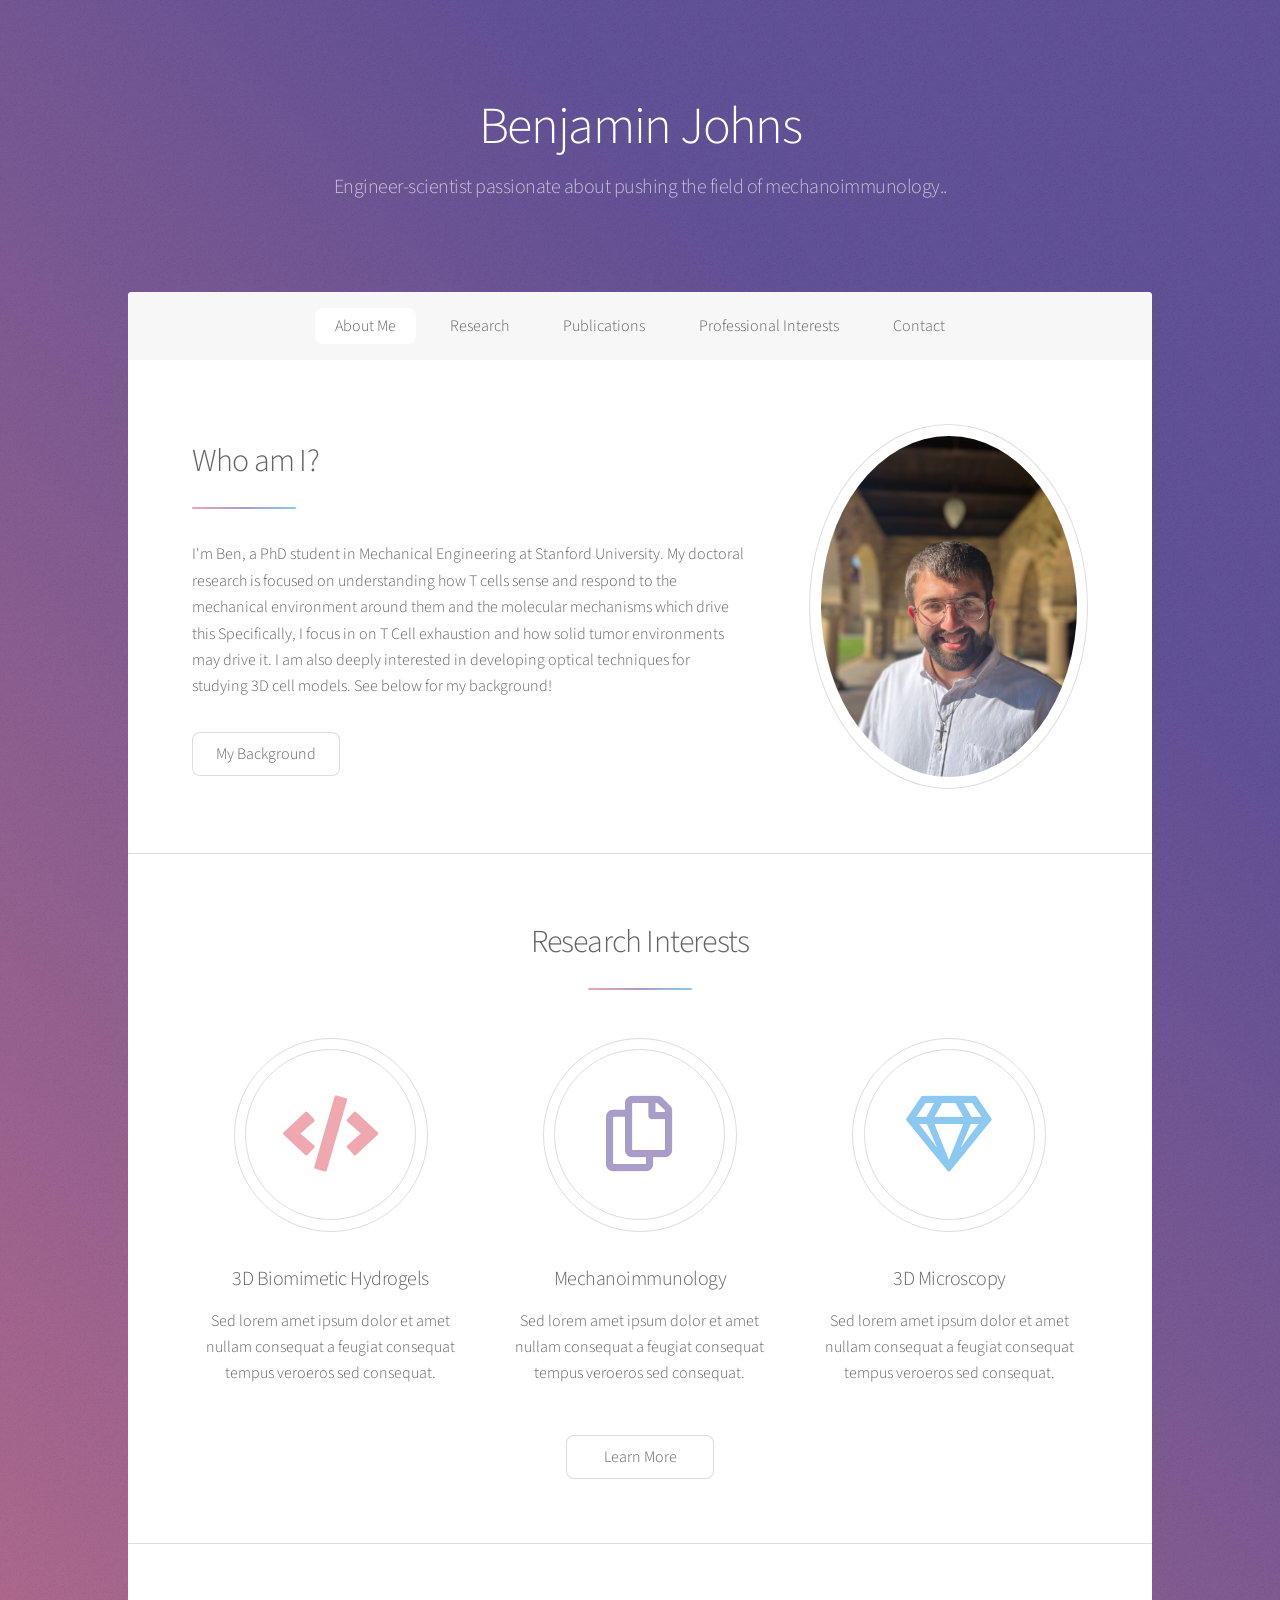
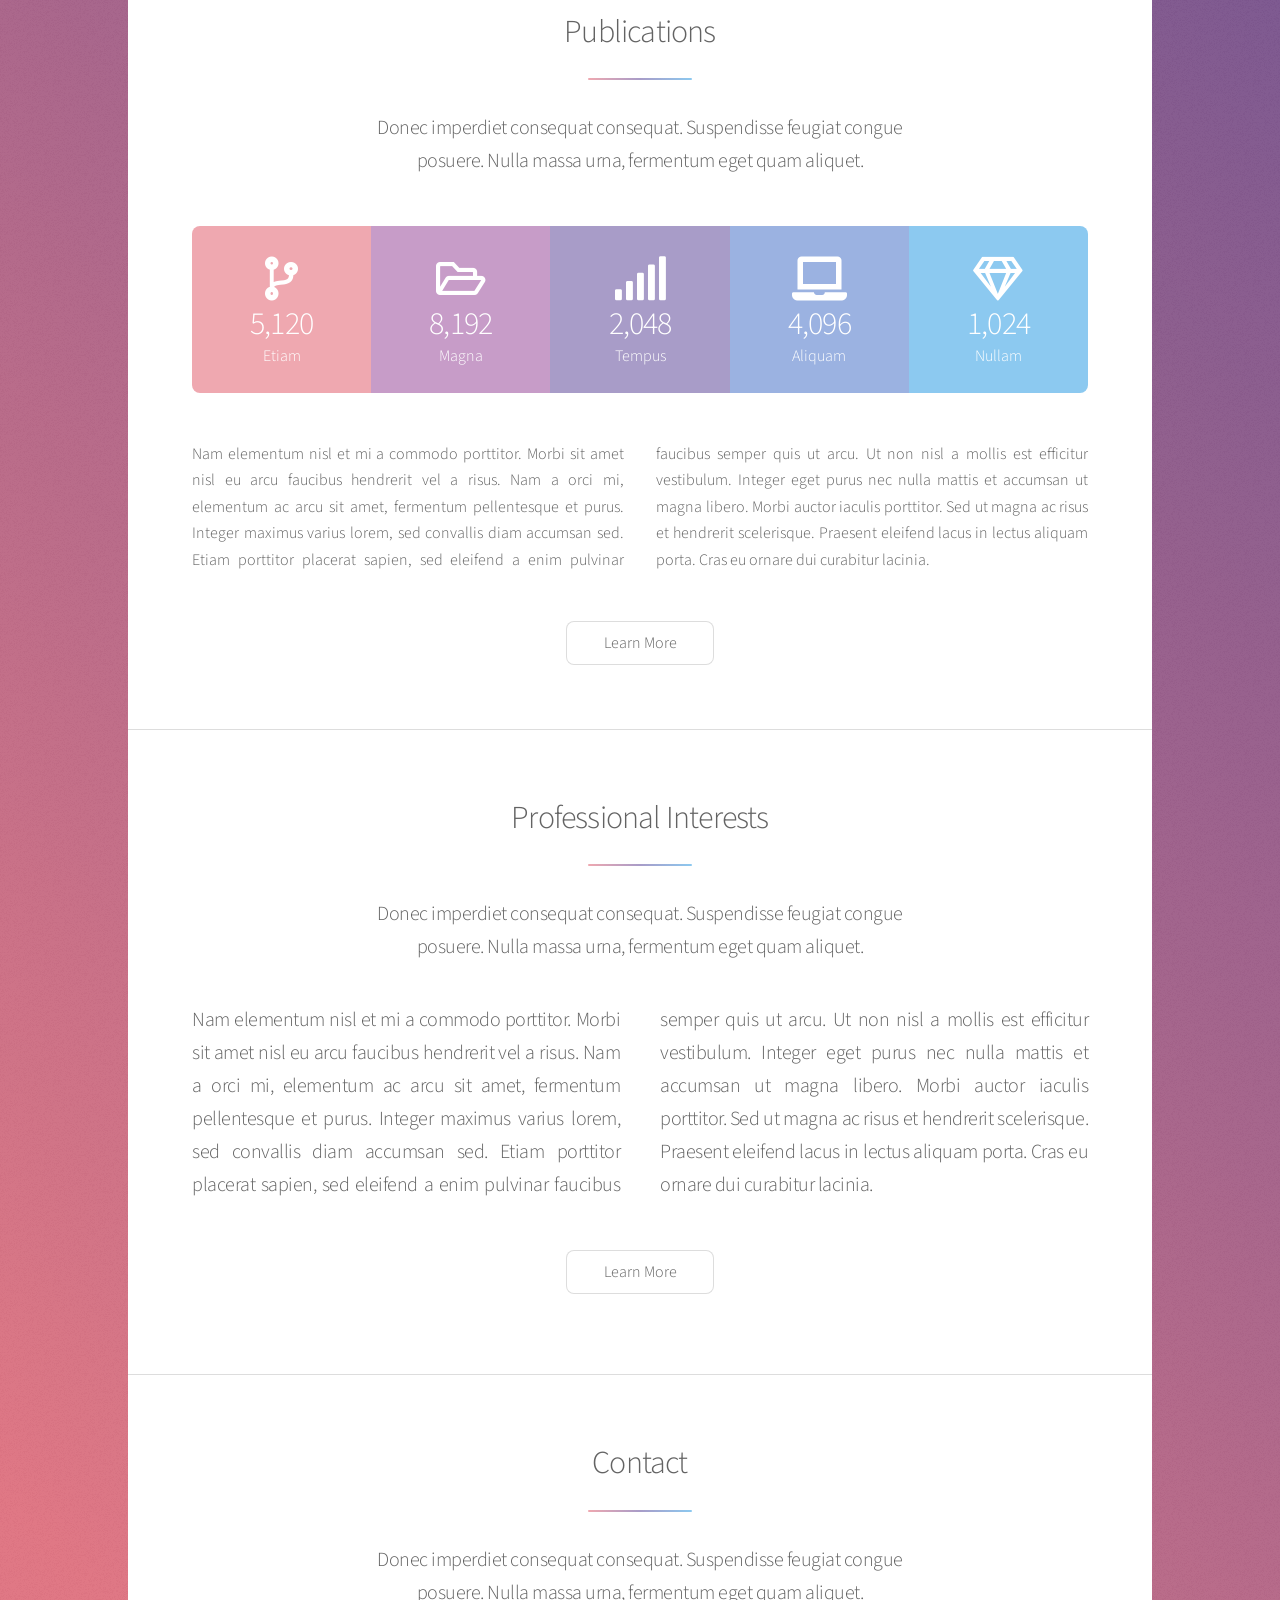
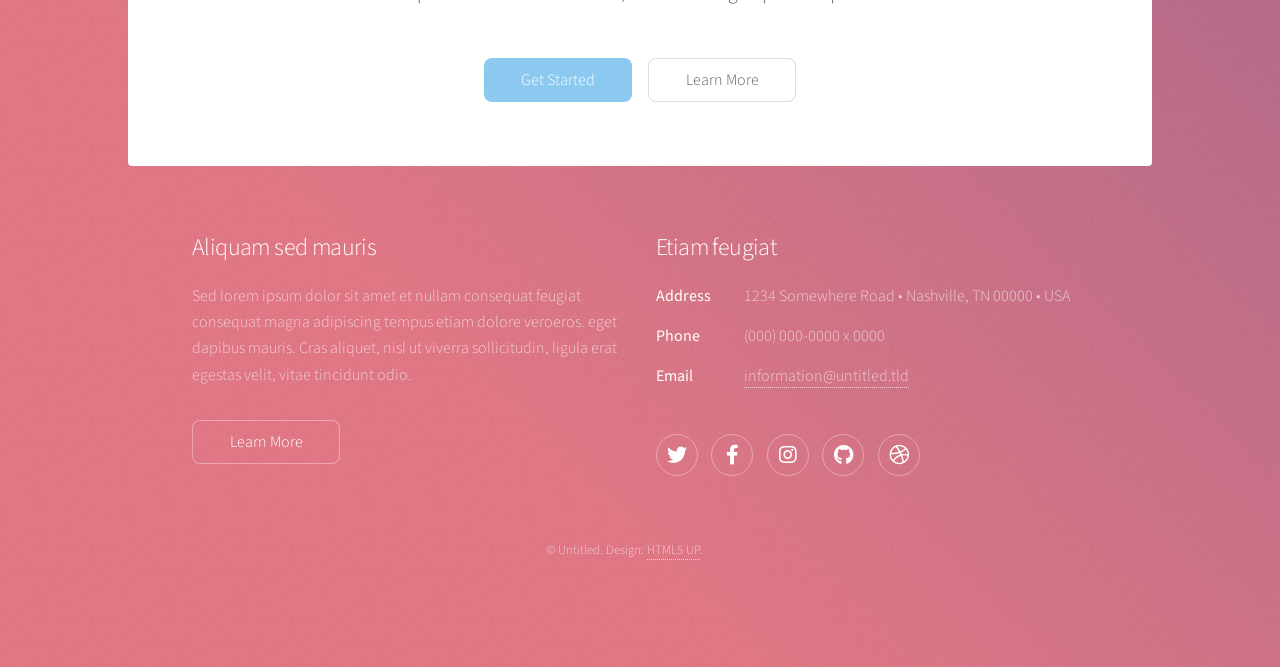
<file: index.html>
<!DOCTYPE HTML>

<html>
	<head>
		<title>Benjamin Johns</title>
		<meta charset="utf-8" />
		<meta name="viewport" content="width=device-width, initial-scale=1, user-scalable=no" />
		<link rel="stylesheet" href="assets/css/main.css" />
		<noscript><link rel="stylesheet" href="assets/css/noscript.css" /></noscript>
	</head>
	<body class="is-preload">

		<!-- Wrapper -->
			<div id="wrapper">

				<!-- Header -->
					<header id="header" class="alt">
						<h1>Benjamin Johns</h1>
						<p>Engineer-scientist passionate about pushing the field of mechanoimmunology.</a>.</p>
					</header>

				<!-- Nav -->
					<nav id="nav">
						<ul>
							<li><a href="#intro" class="active">About Me</a></li>
							<li><a href="#first">Research</a></li>
							<li><a href="#second">Publications</a></li>
							<li><a href="#third">Professional Interests</a></li>
							<li><a href="#cta">Contact</a></li>
						</ul>
					</nav>

				<!-- Main -->
					<div id="main">

						<!-- Introduction -->
							<section id="intro" class="main">
								<div class="spotlight">
									<div class="content">
										<header class="major">
											<h2>Who am I?</h2>
										</header>
										<p>I'm Ben, a PhD student in Mechanical Engineering at Stanford University.  
											My doctoral research is focused on understanding how T cells sense and
											respond to the mechanical environment around them and the molecular mechanisms which drive this
											Specifically, I focus in on T Cell exhaustion and how solid tumor environments may drive it.
											I am also deeply interested in developing optical techniques for studying 3D cell models. See below
											for my background! </p>
										<ul class="actions">
											<li><a href="background.html" class="button">My Background</a></li>
										</ul>
									</div>
									<span class="image"><img src="images/ProfilePic1.jpeg" alt="" /></span>
								</div>
							</section>

						<!-- First Section -->
							<section id="first" class="main special">
								<header class="major">
									<h2>Research Interests</h2>
								</header>
								<ul class="features">
									<li>
										<span class="icon solid major style1 fa-code"></span>
										<h3>3D Biomimetic Hydrogels</h3>
										<p>Sed lorem amet ipsum dolor et amet nullam consequat a feugiat consequat tempus veroeros sed consequat.</p>
									</li>
									<li>
										<span class="icon major style3 fa-copy"></span>
										<h3>Mechanoimmunology</h3>
										<p>Sed lorem amet ipsum dolor et amet nullam consequat a feugiat consequat tempus veroeros sed consequat.</p>
									</li>
									<li>
										<span class="icon major style5 fa-gem"></span>
										<h3>3D Microscopy</h3>
										<p>Sed lorem amet ipsum dolor et amet nullam consequat a feugiat consequat tempus veroeros sed consequat.</p>
									</li>
								</ul>
								<footer class="major">
									<ul class="actions special">
										<li><a href="generic.html" class="button">Learn More</a></li>
									</ul>
								</footer>
							</section>

						<!-- Second Section -->
							<section id="second" class="main special">
								<header class="major">
									<h2>Publications</h2>
									<p>Donec imperdiet consequat consequat. Suspendisse feugiat congue<br />
									posuere. Nulla massa urna, fermentum eget quam aliquet.</p>
								</header>
								<ul class="statistics">
									<li class="style1">
										<span class="icon solid fa-code-branch"></span>
										<strong>5,120</strong> Etiam
									</li>
									<li class="style2">
										<span class="icon fa-folder-open"></span>
										<strong>8,192</strong> Magna
									</li>
									<li class="style3">
										<span class="icon solid fa-signal"></span>
										<strong>2,048</strong> Tempus
									</li>
									<li class="style4">
										<span class="icon solid fa-laptop"></span>
										<strong>4,096</strong> Aliquam
									</li>
									<li class="style5">
										<span class="icon fa-gem"></span>
										<strong>1,024</strong> Nullam
									</li>
								</ul>
								<p class="content">Nam elementum nisl et mi a commodo porttitor. Morbi sit amet nisl eu arcu faucibus hendrerit vel a risus. Nam a orci mi, elementum ac arcu sit amet, fermentum pellentesque et purus. Integer maximus varius lorem, sed convallis diam accumsan sed. Etiam porttitor placerat sapien, sed eleifend a enim pulvinar faucibus semper quis ut arcu. Ut non nisl a mollis est efficitur vestibulum. Integer eget purus nec nulla mattis et accumsan ut magna libero. Morbi auctor iaculis porttitor. Sed ut magna ac risus et hendrerit scelerisque. Praesent eleifend lacus in lectus aliquam porta. Cras eu ornare dui curabitur lacinia.</p>
								<footer class="major">
									<ul class="actions special">
										<li><a href="generic.html" class="button">Learn More</a></li>
									</ul>
								</footer>
							</section>

							<section id="third" class="main special">
								<header class="major">
									<h2>Professional Interests</h2>
									<p>Donec imperdiet consequat consequat. Suspendisse feugiat congue<br />
									posuere. Nulla massa urna, fermentum eget quam aliquet.</p>
								
								<p class="content">Nam elementum nisl et mi a commodo porttitor. Morbi sit amet nisl eu arcu faucibus hendrerit vel a risus. Nam a orci mi, elementum ac arcu sit amet, fermentum pellentesque et purus. Integer maximus varius lorem, sed convallis diam accumsan sed. Etiam porttitor placerat sapien, sed eleifend a enim pulvinar faucibus semper quis ut arcu. Ut non nisl a mollis est efficitur vestibulum. Integer eget purus nec nulla mattis et accumsan ut magna libero. Morbi auctor iaculis porttitor. Sed ut magna ac risus et hendrerit scelerisque. Praesent eleifend lacus in lectus aliquam porta. Cras eu ornare dui curabitur lacinia.</p>
								<footer class="major">
									<ul class="actions special">
										<li><a href="generic.html" class="button">Learn More</a></li>
									</ul>
								</footer>
							</section>

						<!-- Get Started -->
							<section id="cta" class="main special">
								<header class="major">
									<h2>Contact</h2>
									<p>Donec imperdiet consequat consequat. Suspendisse feugiat congue<br />
									posuere. Nulla massa urna, fermentum eget quam aliquet.</p>
								</header>
								<footer class="major">
									<ul class="actions special">
										<li><a href="generic.html" class="button primary">Get Started</a></li>
										<li><a href="generic.html" class="button">Learn More</a></li>
									</ul>
								</footer>
							</section>

					</div>

				<!-- Footer -->
					<footer id="footer">
						<section>
							<h2>Aliquam sed mauris</h2>
							<p>Sed lorem ipsum dolor sit amet et nullam consequat feugiat consequat magna adipiscing tempus etiam dolore veroeros. eget dapibus mauris. Cras aliquet, nisl ut viverra sollicitudin, ligula erat egestas velit, vitae tincidunt odio.</p>
							<ul class="actions">
								<li><a href="generic.html" class="button">Learn More</a></li>
							</ul>
						</section>
						<section>
							<h2>Etiam feugiat</h2>
							<dl class="alt">
								<dt>Address</dt>
								<dd>1234 Somewhere Road &bull; Nashville, TN 00000 &bull; USA</dd>
								<dt>Phone</dt>
								<dd>(000) 000-0000 x 0000</dd>
								<dt>Email</dt>
								<dd><a href="#">information@untitled.tld</a></dd>
							</dl>
							<ul class="icons">
								<li><a href="#" class="icon brands fa-twitter alt"><span class="label">Twitter</span></a></li>
								<li><a href="#" class="icon brands fa-facebook-f alt"><span class="label">Facebook</span></a></li>
								<li><a href="#" class="icon brands fa-instagram alt"><span class="label">Instagram</span></a></li>
								<li><a href="#" class="icon brands fa-github alt"><span class="label">GitHub</span></a></li>
								<li><a href="#" class="icon brands fa-dribbble alt"><span class="label">Dribbble</span></a></li>
							</ul>
						</section>
						<p class="copyright">&copy; Untitled. Design: <a href="https://html5up.net">HTML5 UP</a>.</p>
					</footer>

			</div>

		<!-- Scripts -->
			<script src="assets/js/jquery.min.js"></script>
			<script src="assets/js/jquery.scrollex.min.js"></script>
			<script src="assets/js/jquery.scrolly.min.js"></script>
			<script src="assets/js/browser.min.js"></script>
			<script src="assets/js/breakpoints.min.js"></script>
			<script src="assets/js/util.js"></script>
			<script src="assets/js/main.js"></script>

	</body>
</html>
</file>
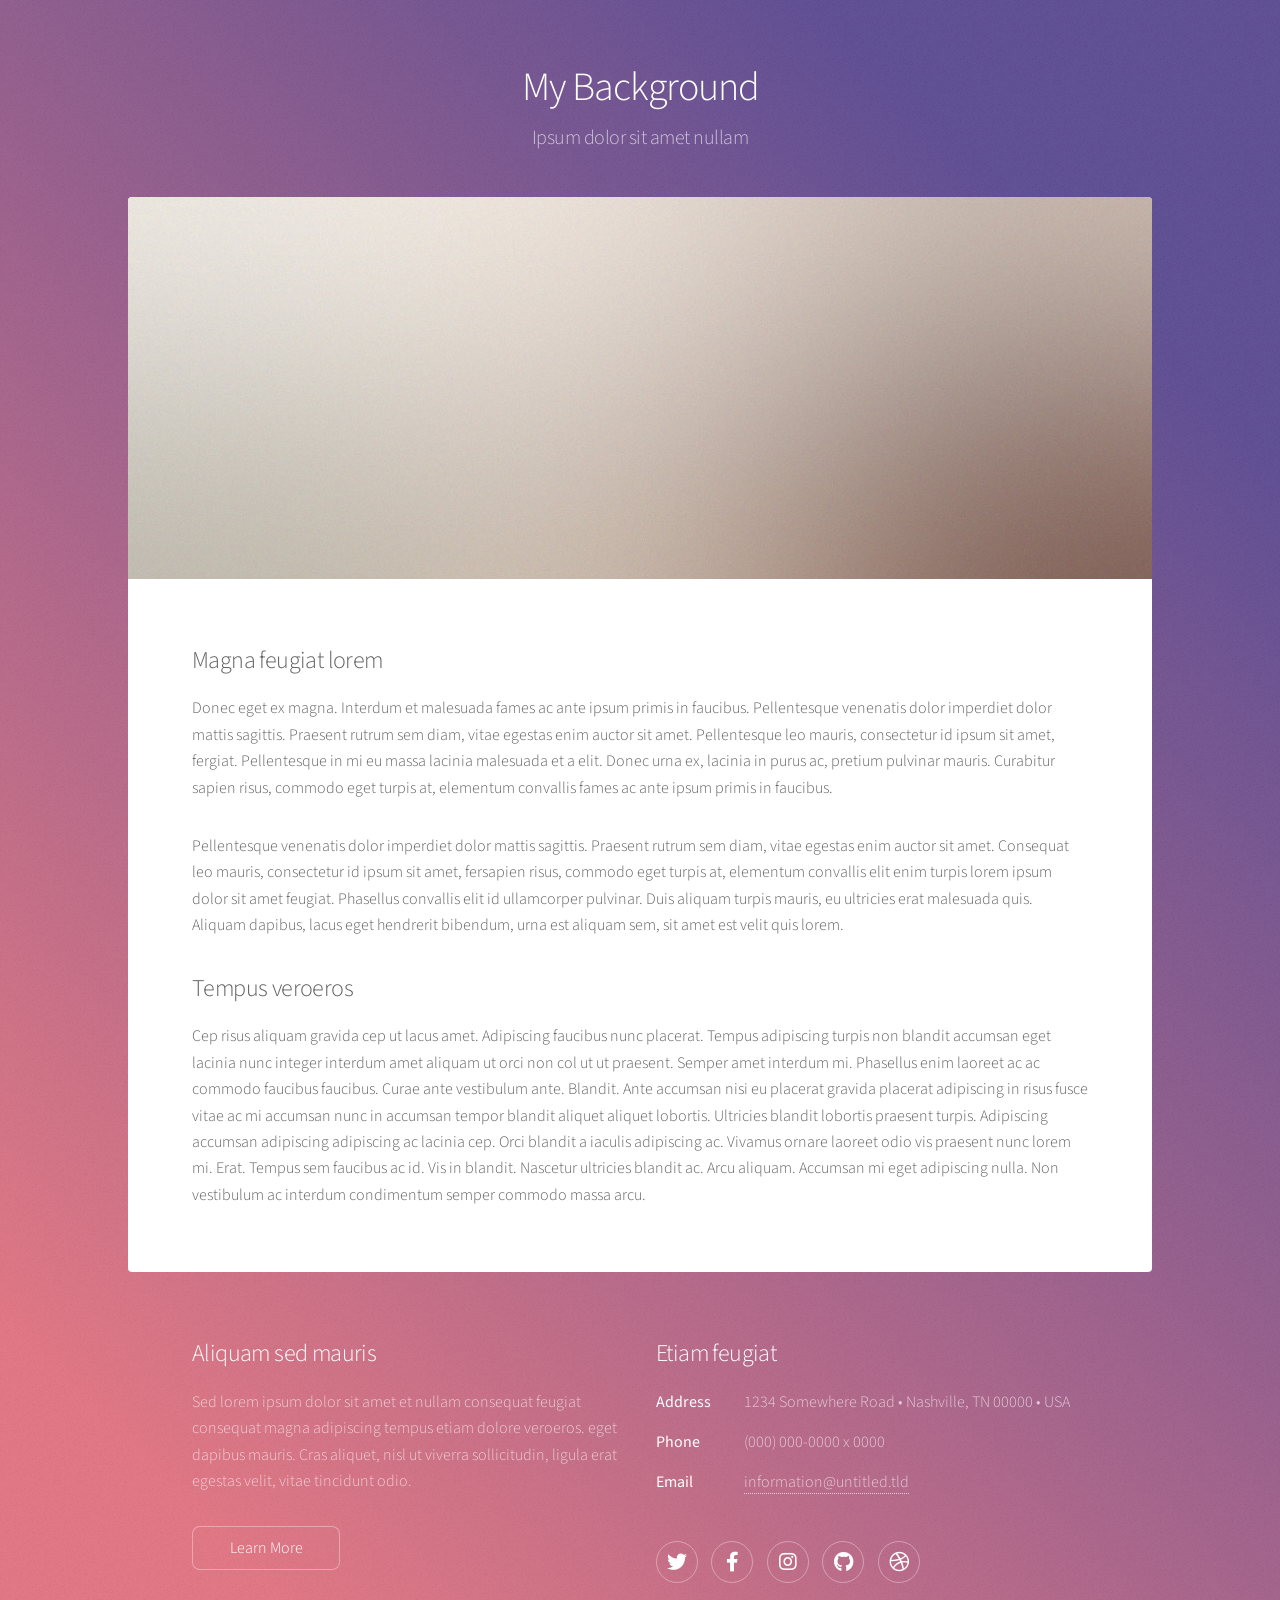
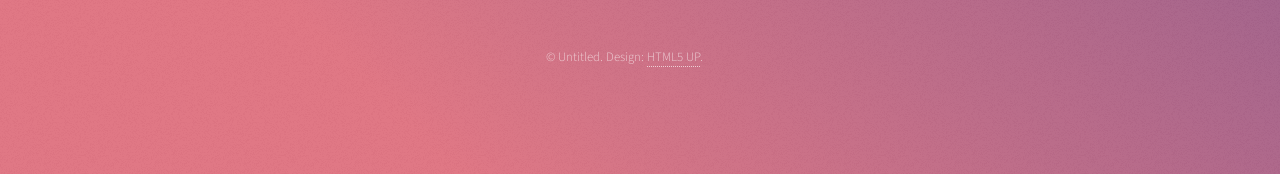
<file: background.html>
<!DOCTYPE HTML>
<!--
	Stellar by HTML5 UP
	html5up.net | @ajlkn
	Free for personal and commercial use under the CCA 3.0 license (html5up.net/license)
-->
<html>
	<head>
		<title>Generic - Stellar by HTML5 UP</title>
		<meta charset="utf-8" />
		<meta name="viewport" content="width=device-width, initial-scale=1, user-scalable=no" />
		<link rel="stylesheet" href="assets/css/main.css" />
		<noscript><link rel="stylesheet" href="assets/css/noscript.css" /></noscript>
	</head>
	<body class="is-preload">

		<!-- Wrapper -->
			<div id="wrapper">

				<!-- Header -->
					<header id="header">
						<h1>My Background</h1>
						<p>Ipsum dolor sit amet nullam</p>
					</header>

				<!-- Main -->
					<div id="main">

						<!-- Content -->
							<section id="content" class="main">
								<span class="image main"><img src="images/pic04.jpg" alt="" /></span>
								<h2>Magna feugiat lorem</h2>
								<p>Donec eget ex magna. Interdum et malesuada fames ac ante ipsum primis in faucibus. Pellentesque venenatis dolor imperdiet dolor mattis sagittis. Praesent rutrum sem diam, vitae egestas enim auctor sit amet. Pellentesque leo mauris, consectetur id ipsum sit amet, fergiat. Pellentesque in mi eu massa lacinia malesuada et a elit. Donec urna ex, lacinia in purus ac, pretium pulvinar mauris. Curabitur sapien risus, commodo eget turpis at, elementum convallis fames ac ante ipsum primis in faucibus.</p>
								<p>Pellentesque venenatis dolor imperdiet dolor mattis sagittis. Praesent rutrum sem diam, vitae egestas enim auctor sit amet. Consequat leo mauris, consectetur id ipsum sit amet, fersapien risus, commodo eget turpis at, elementum convallis elit enim turpis lorem ipsum dolor sit amet feugiat. Phasellus convallis elit id ullamcorper pulvinar. Duis aliquam turpis mauris, eu ultricies erat malesuada quis. Aliquam dapibus, lacus eget hendrerit bibendum, urna est aliquam sem, sit amet est velit quis lorem.</p>
								<h2>Tempus veroeros</h2>
								<p>Cep risus aliquam gravida cep ut lacus amet. Adipiscing faucibus nunc placerat. Tempus adipiscing turpis non blandit accumsan eget lacinia nunc integer interdum amet aliquam ut orci non col ut ut praesent. Semper amet interdum mi. Phasellus enim laoreet ac ac commodo faucibus faucibus. Curae ante vestibulum ante. Blandit. Ante accumsan nisi eu placerat gravida placerat adipiscing in risus fusce vitae ac mi accumsan nunc in accumsan tempor blandit aliquet aliquet lobortis. Ultricies blandit lobortis praesent turpis. Adipiscing accumsan adipiscing adipiscing ac lacinia cep. Orci blandit a iaculis adipiscing ac. Vivamus ornare laoreet odio vis praesent nunc lorem mi. Erat. Tempus sem faucibus ac id. Vis in blandit. Nascetur ultricies blandit ac. Arcu aliquam. Accumsan mi eget adipiscing nulla. Non vestibulum ac interdum condimentum semper commodo massa arcu.</p>
							</section>

					</div>

				<!-- Footer -->
					<footer id="footer">
						<section>
							<h2>Aliquam sed mauris</h2>
							<p>Sed lorem ipsum dolor sit amet et nullam consequat feugiat consequat magna adipiscing tempus etiam dolore veroeros. eget dapibus mauris. Cras aliquet, nisl ut viverra sollicitudin, ligula erat egestas velit, vitae tincidunt odio.</p>
							<ul class="actions">
								<li><a href="#" class="button">Learn More</a></li>
							</ul>
						</section>
						<section>
							<h2>Etiam feugiat</h2>
							<dl class="alt">
								<dt>Address</dt>
								<dd>1234 Somewhere Road &bull; Nashville, TN 00000 &bull; USA</dd>
								<dt>Phone</dt>
								<dd>(000) 000-0000 x 0000</dd>
								<dt>Email</dt>
								<dd><a href="#">information@untitled.tld</a></dd>
							</dl>
							<ul class="icons">
								<li><a href="#" class="icon brands fa-twitter alt"><span class="label">Twitter</span></a></li>
								<li><a href="#" class="icon brands fa-facebook-f alt"><span class="label">Facebook</span></a></li>
								<li><a href="#" class="icon brands fa-instagram alt"><span class="label">Instagram</span></a></li>
								<li><a href="#" class="icon brands fa-github alt"><span class="label">GitHub</span></a></li>
								<li><a href="#" class="icon brands fa-dribbble alt"><span class="label">Dribbble</span></a></li>
							</ul>
						</section>
						<p class="copyright">&copy; Untitled. Design: <a href="https://html5up.net">HTML5 UP</a>.</p>
					</footer>

			</div>

		<!-- Scripts -->
			<script src="assets/js/jquery.min.js"></script>
			<script src="assets/js/jquery.scrollex.min.js"></script>
			<script src="assets/js/jquery.scrolly.min.js"></script>
			<script src="assets/js/browser.min.js"></script>
			<script src="assets/js/breakpoints.min.js"></script>
			<script src="assets/js/util.js"></script>
			<script src="assets/js/main.js"></script>

	</body>
</html>
</file>
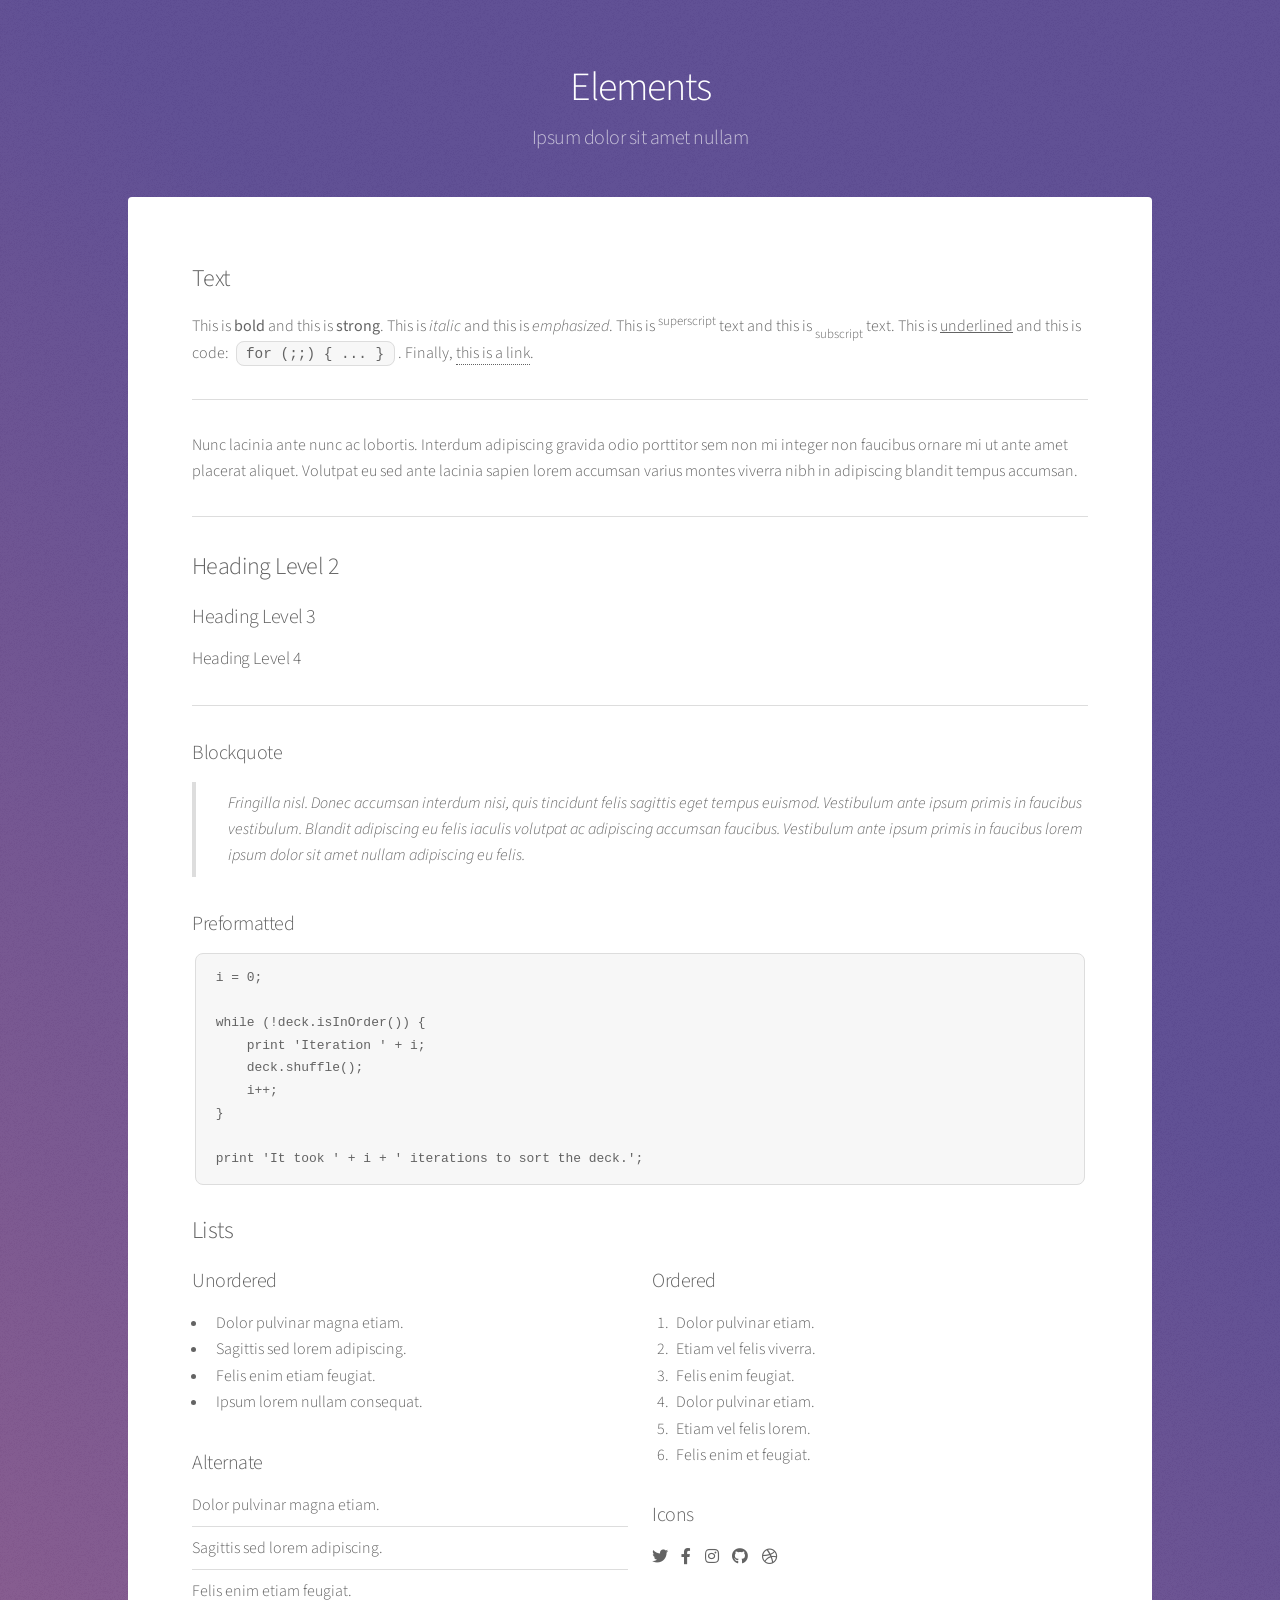
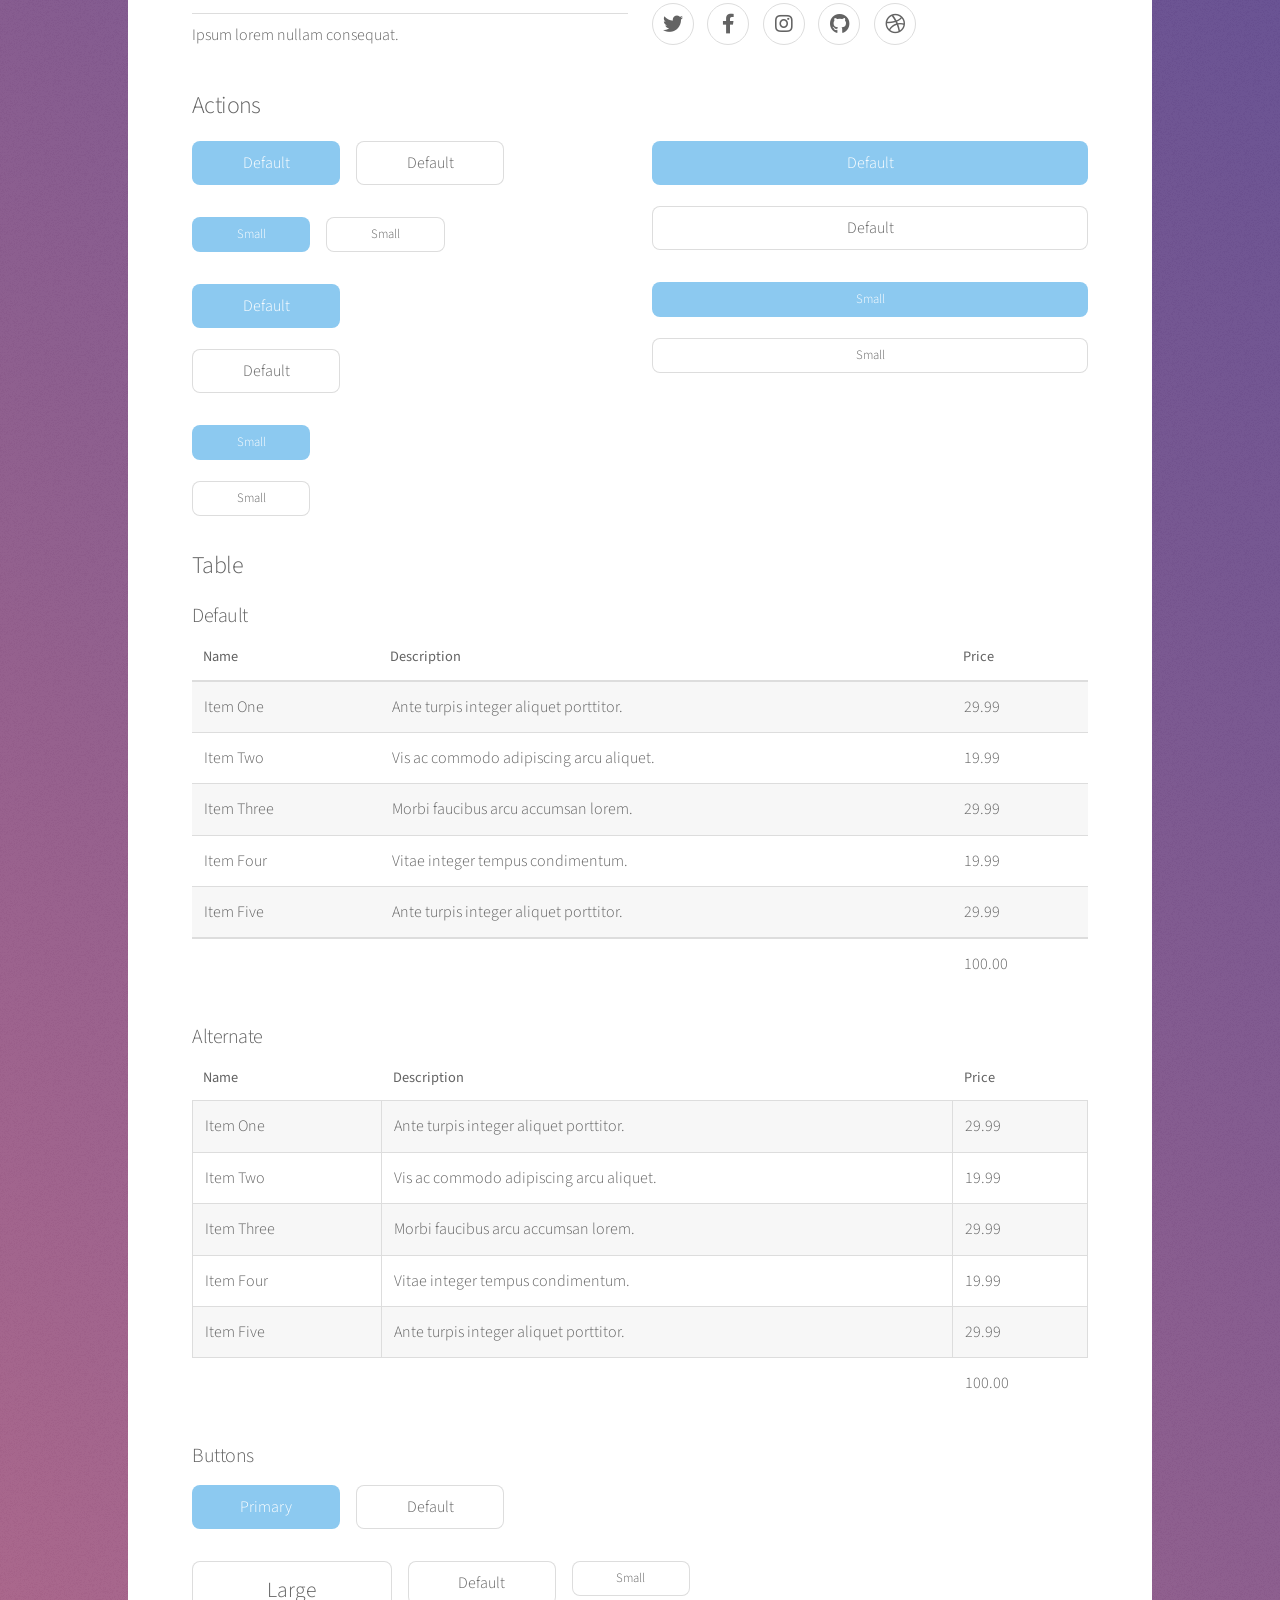
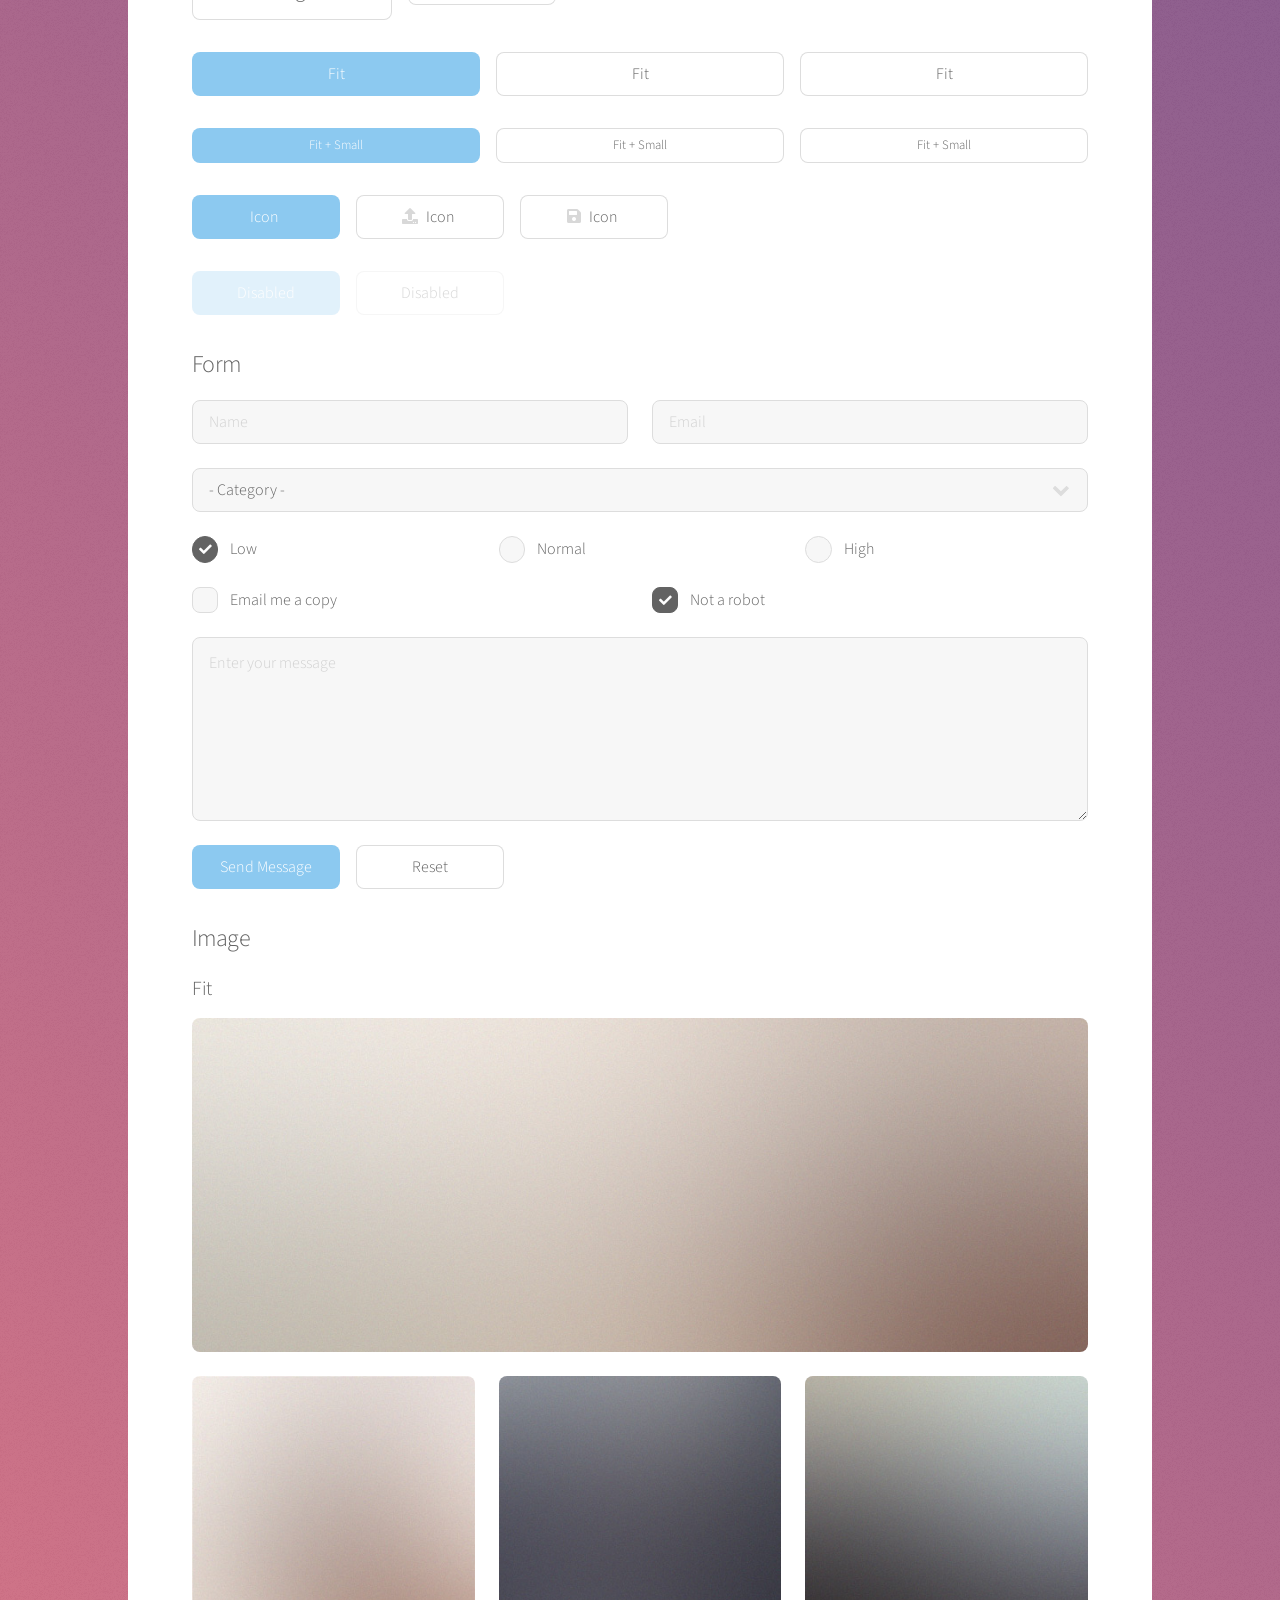
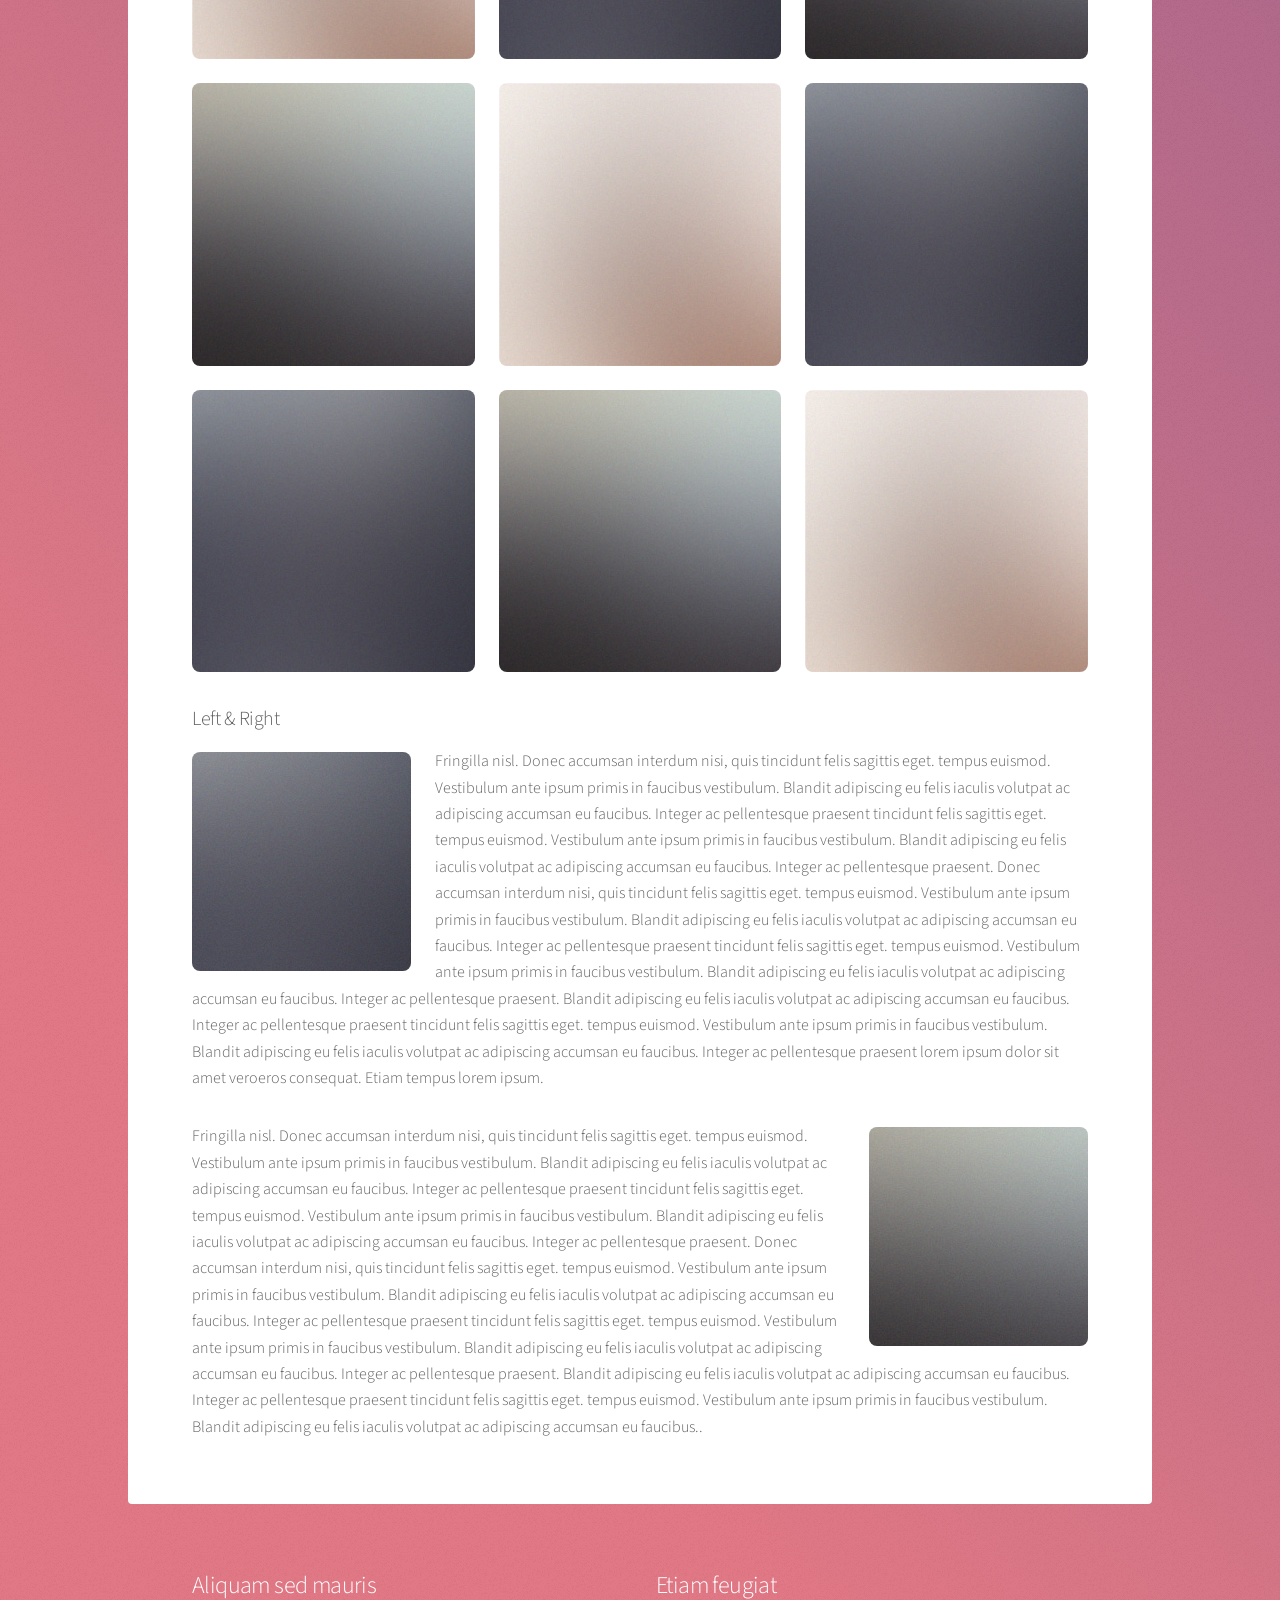
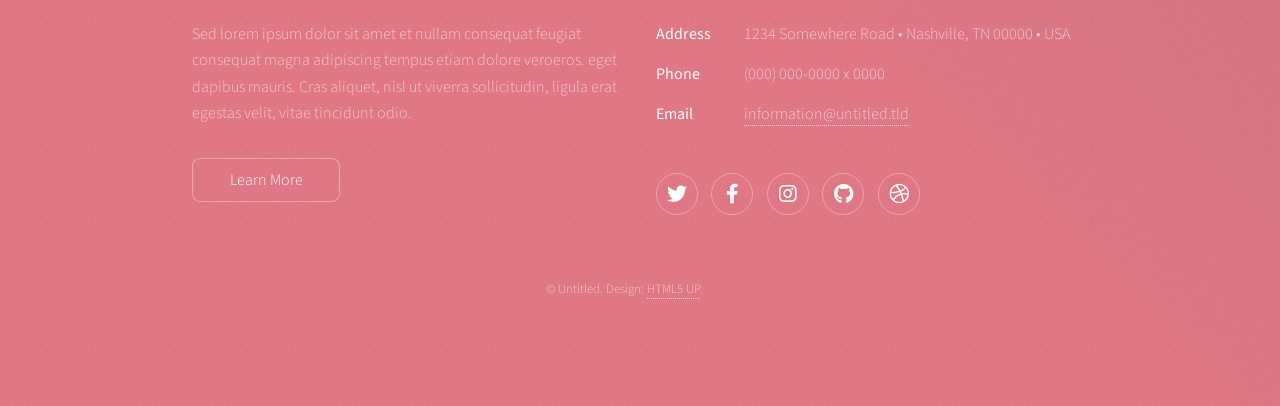
<file: elements.html>
<!DOCTYPE HTML>
<!--
	Stellar by HTML5 UP
	html5up.net | @ajlkn
	Free for personal and commercial use under the CCA 3.0 license (html5up.net/license)
-->
<html>
	<head>
		<title>Elements - Stellar by HTML5 UP</title>
		<meta charset="utf-8" />
		<meta name="viewport" content="width=device-width, initial-scale=1, user-scalable=no" />
		<link rel="stylesheet" href="assets/css/main.css" />
		<noscript><link rel="stylesheet" href="assets/css/noscript.css" /></noscript>
	</head>
	<body class="is-preload">

		<!-- Wrapper -->
			<div id="wrapper">

				<!-- Header -->
					<header id="header">
						<h1>Elements</h1>
						<p>Ipsum dolor sit amet nullam</p>
					</header>

				<!-- Main -->
					<div id="main">

						<!-- Content -->
							<section id="content" class="main">

								<!-- Text -->
									<section>
										<h2>Text</h2>
										<p>This is <b>bold</b> and this is <strong>strong</strong>. This is <i>italic</i> and this is <em>emphasized</em>.
										This is <sup>superscript</sup> text and this is <sub>subscript</sub> text.
										This is <u>underlined</u> and this is code: <code>for (;;) { ... }</code>. Finally, <a href="#">this is a link</a>.</p>
										<hr />
										<p>Nunc lacinia ante nunc ac lobortis. Interdum adipiscing gravida odio porttitor sem non mi integer non faucibus ornare mi ut ante amet placerat aliquet. Volutpat eu sed ante lacinia sapien lorem accumsan varius montes viverra nibh in adipiscing blandit tempus accumsan.</p>
										<hr />
										<h2>Heading Level 2</h2>
										<h3>Heading Level 3</h3>
										<h4>Heading Level 4</h4>
										<hr />
										<h3>Blockquote</h3>
										<blockquote>Fringilla nisl. Donec accumsan interdum nisi, quis tincidunt felis sagittis eget tempus euismod. Vestibulum ante ipsum primis in faucibus vestibulum. Blandit adipiscing eu felis iaculis volutpat ac adipiscing accumsan faucibus. Vestibulum ante ipsum primis in faucibus lorem ipsum dolor sit amet nullam adipiscing eu felis.</blockquote>
										<h3>Preformatted</h3>
										<pre><code>i = 0;

while (!deck.isInOrder()) {
    print 'Iteration ' + i;
    deck.shuffle();
    i++;
}

print 'It took ' + i + ' iterations to sort the deck.';</code></pre>
									</section>

								<!-- Lists -->
									<section>
										<h2>Lists</h2>
										<div class="row">
											<div class="col-6 col-12-medium">
												<h3>Unordered</h3>
												<ul>
													<li>Dolor pulvinar magna etiam.</li>
													<li>Sagittis sed lorem adipiscing.</li>
													<li>Felis enim etiam feugiat.</li>
													<li>Ipsum lorem nullam consequat.</li>
												</ul>
												<h3>Alternate</h3>
												<ul class="alt">
													<li>Dolor pulvinar magna etiam.</li>
													<li>Sagittis sed lorem adipiscing.</li>
													<li>Felis enim etiam feugiat.</li>
													<li>Ipsum lorem nullam consequat.</li>
												</ul>
											</div>
											<div class="col-6 col-12-medium">
												<h3>Ordered</h3>
												<ol>
													<li>Dolor pulvinar etiam.</li>
													<li>Etiam vel felis viverra.</li>
													<li>Felis enim feugiat.</li>
													<li>Dolor pulvinar etiam.</li>
													<li>Etiam vel felis lorem.</li>
													<li>Felis enim et feugiat.</li>
												</ol>
												<h3>Icons</h3>
												<ul class="icons">
													<li><a href="#" class="icon brands fa-twitter"><span class="label">Twitter</span></a></li>
													<li><a href="#" class="icon brands fa-facebook-f"><span class="label">Facebook</span></a></li>
													<li><a href="#" class="icon brands fa-instagram"><span class="label">Instagram</span></a></li>
													<li><a href="#" class="icon brands fa-github"><span class="label">GitHub</span></a></li>
													<li><a href="#" class="icon brands fa-dribbble"><span class="label">Dribbble</span></a></li>
												</ul>
												<ul class="icons">
													<li><a href="#" class="icon brands alt fa-twitter"><span class="label">Twitter</span></a></li>
													<li><a href="#" class="icon brands alt fa-facebook-f"><span class="label">Facebook</span></a></li>
													<li><a href="#" class="icon brands alt fa-instagram"><span class="label">Instagram</span></a></li>
													<li><a href="#" class="icon brands alt fa-github"><span class="label">GitHub</span></a></li>
													<li><a href="#" class="icon brands alt fa-dribbble"><span class="label">Dribbble</span></a></li>
												</ul>
											</div>
										</div>
										<h2>Actions</h2>
										<div class="row">
											<div class="col-6 col-12-medium">
												<ul class="actions">
													<li><a href="#" class="button primary">Default</a></li>
													<li><a href="#" class="button">Default</a></li>
												</ul>
												<ul class="actions small">
													<li><a href="#" class="button primary small">Small</a></li>
													<li><a href="#" class="button small">Small</a></li>
												</ul>
												<ul class="actions stacked">
													<li><a href="#" class="button primary">Default</a></li>
													<li><a href="#" class="button">Default</a></li>
												</ul>
												<ul class="actions stacked">
													<li><a href="#" class="button primary small">Small</a></li>
													<li><a href="#" class="button small">Small</a></li>
												</ul>
											</div>
											<div class="col-6 col-12-medium">
												<ul class="actions stacked">
													<li><a href="#" class="button primary fit">Default</a></li>
													<li><a href="#" class="button fit">Default</a></li>
												</ul>
												<ul class="actions stacked">
													<li><a href="#" class="button primary small fit">Small</a></li>
													<li><a href="#" class="button small fit">Small</a></li>
												</ul>
											</div>
										</div>
									</section>

								<!-- Table -->
									<section>
										<h2>Table</h2>
										<h3>Default</h3>
										<div class="table-wrapper">
											<table>
												<thead>
													<tr>
														<th>Name</th>
														<th>Description</th>
														<th>Price</th>
													</tr>
												</thead>
												<tbody>
													<tr>
														<td>Item One</td>
														<td>Ante turpis integer aliquet porttitor.</td>
														<td>29.99</td>
													</tr>
													<tr>
														<td>Item Two</td>
														<td>Vis ac commodo adipiscing arcu aliquet.</td>
														<td>19.99</td>
													</tr>
													<tr>
														<td>Item Three</td>
														<td> Morbi faucibus arcu accumsan lorem.</td>
														<td>29.99</td>
													</tr>
													<tr>
														<td>Item Four</td>
														<td>Vitae integer tempus condimentum.</td>
														<td>19.99</td>
													</tr>
													<tr>
														<td>Item Five</td>
														<td>Ante turpis integer aliquet porttitor.</td>
														<td>29.99</td>
													</tr>
												</tbody>
												<tfoot>
													<tr>
														<td colspan="2"></td>
														<td>100.00</td>
													</tr>
												</tfoot>
											</table>
										</div>

										<h3>Alternate</h3>
										<div class="table-wrapper">
											<table class="alt">
												<thead>
													<tr>
														<th>Name</th>
														<th>Description</th>
														<th>Price</th>
													</tr>
												</thead>
												<tbody>
													<tr>
														<td>Item One</td>
														<td>Ante turpis integer aliquet porttitor.</td>
														<td>29.99</td>
													</tr>
													<tr>
														<td>Item Two</td>
														<td>Vis ac commodo adipiscing arcu aliquet.</td>
														<td>19.99</td>
													</tr>
													<tr>
														<td>Item Three</td>
														<td> Morbi faucibus arcu accumsan lorem.</td>
														<td>29.99</td>
													</tr>
													<tr>
														<td>Item Four</td>
														<td>Vitae integer tempus condimentum.</td>
														<td>19.99</td>
													</tr>
													<tr>
														<td>Item Five</td>
														<td>Ante turpis integer aliquet porttitor.</td>
														<td>29.99</td>
													</tr>
												</tbody>
												<tfoot>
													<tr>
														<td colspan="2"></td>
														<td>100.00</td>
													</tr>
												</tfoot>
											</table>
										</div>
									</section>

								<!-- Buttons -->
									<section>
										<h3>Buttons</h3>
										<ul class="actions">
											<li><a href="#" class="button primary">Primary</a></li>
											<li><a href="#" class="button">Default</a></li>
										</ul>
										<ul class="actions">
											<li><a href="#" class="button large">Large</a></li>
											<li><a href="#" class="button">Default</a></li>
											<li><a href="#" class="button small">Small</a></li>
										</ul>
										<ul class="actions fit">
											<li><a href="#" class="button primary fit">Fit</a></li>
											<li><a href="#" class="button fit">Fit</a></li>
											<li><a href="#" class="button fit">Fit</a></li>
										</ul>
										<ul class="actions fit small">
											<li><a href="#" class="button primary fit small">Fit + Small</a></li>
											<li><a href="#" class="button fit small">Fit + Small</a></li>
											<li><a href="#" class="button fit small">Fit + Small</a></li>
										</ul>
										<ul class="actions">
											<li><a href="#" class="button primary icon solidfa-download">Icon</a></li>
											<li><a href="#" class="button icon solid fa-upload">Icon</a></li>
											<li><a href="#" class="button icon solid fa-save">Icon</a></li>
										</ul>
										<ul class="actions">
											<li><span class="button primary disabled">Disabled</span></li>
											<li><span class="button disabled">Disabled</span></li>
										</ul>
									</section>

								<!-- Form -->
									<section>
										<h2>Form</h2>
										<form method="post" action="#">
											<div class="row gtr-uniform">
												<div class="col-6 col-12-xsmall">
													<input type="text" name="demo-name" id="demo-name" value="" placeholder="Name" />
												</div>
												<div class="col-6 col-12-xsmall">
													<input type="email" name="demo-email" id="demo-email" value="" placeholder="Email" />
												</div>
												<div class="col-12">
													<select name="demo-category" id="demo-category">
														<option value="">- Category -</option>
														<option value="1">Manufacturing</option>
														<option value="1">Shipping</option>
														<option value="1">Administration</option>
														<option value="1">Human Resources</option>
													</select>
												</div>
												<div class="col-4 col-12-small">
													<input type="radio" id="demo-priority-low" name="demo-priority" checked>
													<label for="demo-priority-low">Low</label>
												</div>
												<div class="col-4 col-12-small">
													<input type="radio" id="demo-priority-normal" name="demo-priority">
													<label for="demo-priority-normal">Normal</label>
												</div>
												<div class="col-4 col-12-small">
													<input type="radio" id="demo-priority-high" name="demo-priority">
													<label for="demo-priority-high">High</label>
												</div>
												<div class="col-6 col-12-small">
													<input type="checkbox" id="demo-copy" name="demo-copy">
													<label for="demo-copy">Email me a copy</label>
												</div>
												<div class="col-6 col-12-small">
													<input type="checkbox" id="demo-human" name="demo-human" checked>
													<label for="demo-human">Not a robot</label>
												</div>
												<div class="col-12">
													<textarea name="demo-message" id="demo-message" placeholder="Enter your message" rows="6"></textarea>
												</div>
												<div class="col-12">
													<ul class="actions">
														<li><input type="submit" value="Send Message" class="primary" /></li>
														<li><input type="reset" value="Reset" /></li>
													</ul>
												</div>
											</div>
										</form>
									</section>

								<!-- Image -->
									<section>
										<h2>Image</h2>
										<h3>Fit</h3>
										<div class="box alt">
											<div class="row gtr-uniform">
												<div class="col-12"><span class="image fit"><img src="images/pic04.jpg" alt="" /></span></div>
												<div class="col-4"><span class="image fit"><img src="images/pic01.jpg" alt="" /></span></div>
												<div class="col-4"><span class="image fit"><img src="images/pic02.jpg" alt="" /></span></div>
												<div class="col-4"><span class="image fit"><img src="images/pic03.jpg" alt="" /></span></div>
												<div class="col-4"><span class="image fit"><img src="images/pic03.jpg" alt="" /></span></div>
												<div class="col-4"><span class="image fit"><img src="images/pic01.jpg" alt="" /></span></div>
												<div class="col-4"><span class="image fit"><img src="images/pic02.jpg" alt="" /></span></div>
												<div class="col-4"><span class="image fit"><img src="images/pic02.jpg" alt="" /></span></div>
												<div class="col-4"><span class="image fit"><img src="images/pic03.jpg" alt="" /></span></div>
												<div class="col-4"><span class="image fit"><img src="images/pic01.jpg" alt="" /></span></div>
											</div>
										</div>
										<h3>Left &amp; Right</h3>
										<p><span class="image left"><img src="images/pic05.jpg" alt="" /></span>Fringilla nisl. Donec accumsan interdum nisi, quis tincidunt felis sagittis eget. tempus euismod. Vestibulum ante ipsum primis in faucibus vestibulum. Blandit adipiscing eu felis iaculis volutpat ac adipiscing accumsan eu faucibus. Integer ac pellentesque praesent tincidunt felis sagittis eget. tempus euismod. Vestibulum ante ipsum primis in faucibus vestibulum. Blandit adipiscing eu felis iaculis volutpat ac adipiscing accumsan eu faucibus. Integer ac pellentesque praesent. Donec accumsan interdum nisi, quis tincidunt felis sagittis eget. tempus euismod. Vestibulum ante ipsum primis in faucibus vestibulum. Blandit adipiscing eu felis iaculis volutpat ac adipiscing accumsan eu faucibus. Integer ac pellentesque praesent tincidunt felis sagittis eget. tempus euismod. Vestibulum ante ipsum primis in faucibus vestibulum. Blandit adipiscing eu felis iaculis volutpat ac adipiscing accumsan eu faucibus. Integer ac pellentesque praesent. Blandit adipiscing eu felis iaculis volutpat ac adipiscing accumsan eu faucibus. Integer ac pellentesque praesent tincidunt felis sagittis eget. tempus euismod. Vestibulum ante ipsum primis in faucibus vestibulum. Blandit adipiscing eu felis iaculis volutpat ac adipiscing accumsan eu faucibus. Integer ac pellentesque praesent lorem ipsum dolor sit amet veroeros consequat. Etiam tempus lorem ipsum.</p>
										<p><span class="image right"><img src="images/pic06.jpg" alt="" /></span>Fringilla nisl. Donec accumsan interdum nisi, quis tincidunt felis sagittis eget. tempus euismod. Vestibulum ante ipsum primis in faucibus vestibulum. Blandit adipiscing eu felis iaculis volutpat ac adipiscing accumsan eu faucibus. Integer ac pellentesque praesent tincidunt felis sagittis eget. tempus euismod. Vestibulum ante ipsum primis in faucibus vestibulum. Blandit adipiscing eu felis iaculis volutpat ac adipiscing accumsan eu faucibus. Integer ac pellentesque praesent. Donec accumsan interdum nisi, quis tincidunt felis sagittis eget. tempus euismod. Vestibulum ante ipsum primis in faucibus vestibulum. Blandit adipiscing eu felis iaculis volutpat ac adipiscing accumsan eu faucibus. Integer ac pellentesque praesent tincidunt felis sagittis eget. tempus euismod. Vestibulum ante ipsum primis in faucibus vestibulum. Blandit adipiscing eu felis iaculis volutpat ac adipiscing accumsan eu faucibus. Integer ac pellentesque praesent. Blandit adipiscing eu felis iaculis volutpat ac adipiscing accumsan eu faucibus. Integer ac pellentesque praesent tincidunt felis sagittis eget. tempus euismod. Vestibulum ante ipsum primis in faucibus vestibulum. Blandit adipiscing eu felis iaculis volutpat ac adipiscing accumsan eu faucibus..</p>
									</section>

							</section>

					</div>

				<!-- Footer -->
					<footer id="footer">
						<section>
							<h2>Aliquam sed mauris</h2>
							<p>Sed lorem ipsum dolor sit amet et nullam consequat feugiat consequat magna adipiscing tempus etiam dolore veroeros. eget dapibus mauris. Cras aliquet, nisl ut viverra sollicitudin, ligula erat egestas velit, vitae tincidunt odio.</p>
							<ul class="actions">
								<li><a href="#" class="button">Learn More</a></li>
							</ul>
						</section>
						<section>
							<h2>Etiam feugiat</h2>
							<dl class="alt">
								<dt>Address</dt>
								<dd>1234 Somewhere Road &bull; Nashville, TN 00000 &bull; USA</dd>
								<dt>Phone</dt>
								<dd>(000) 000-0000 x 0000</dd>
								<dt>Email</dt>
								<dd><a href="#">information@untitled.tld</a></dd>
							</dl>
							<ul class="icons">
								<li><a href="#" class="icon brands fa-twitter alt"><span class="label">Twitter</span></a></li>
								<li><a href="#" class="icon brands fa-facebook-f alt"><span class="label">Facebook</span></a></li>
								<li><a href="#" class="icon brands fa-instagram alt"><span class="label">Instagram</span></a></li>
								<li><a href="#" class="icon brands fa-github alt"><span class="label">GitHub</span></a></li>
								<li><a href="#" class="icon brands fa-dribbble alt"><span class="label">Dribbble</span></a></li>
							</ul>
						</section>
						<p class="copyright">&copy; Untitled. Design: <a href="https://html5up.net">HTML5 UP</a>.</p>
					</footer>

			</div>

		<!-- Scripts -->
			<script src="assets/js/jquery.min.js"></script>
			<script src="assets/js/jquery.scrollex.min.js"></script>
			<script src="assets/js/jquery.scrolly.min.js"></script>
			<script src="assets/js/browser.min.js"></script>
			<script src="assets/js/breakpoints.min.js"></script>
			<script src="assets/js/util.js"></script>
			<script src="assets/js/main.js"></script>

	</body>
</html>
</file>
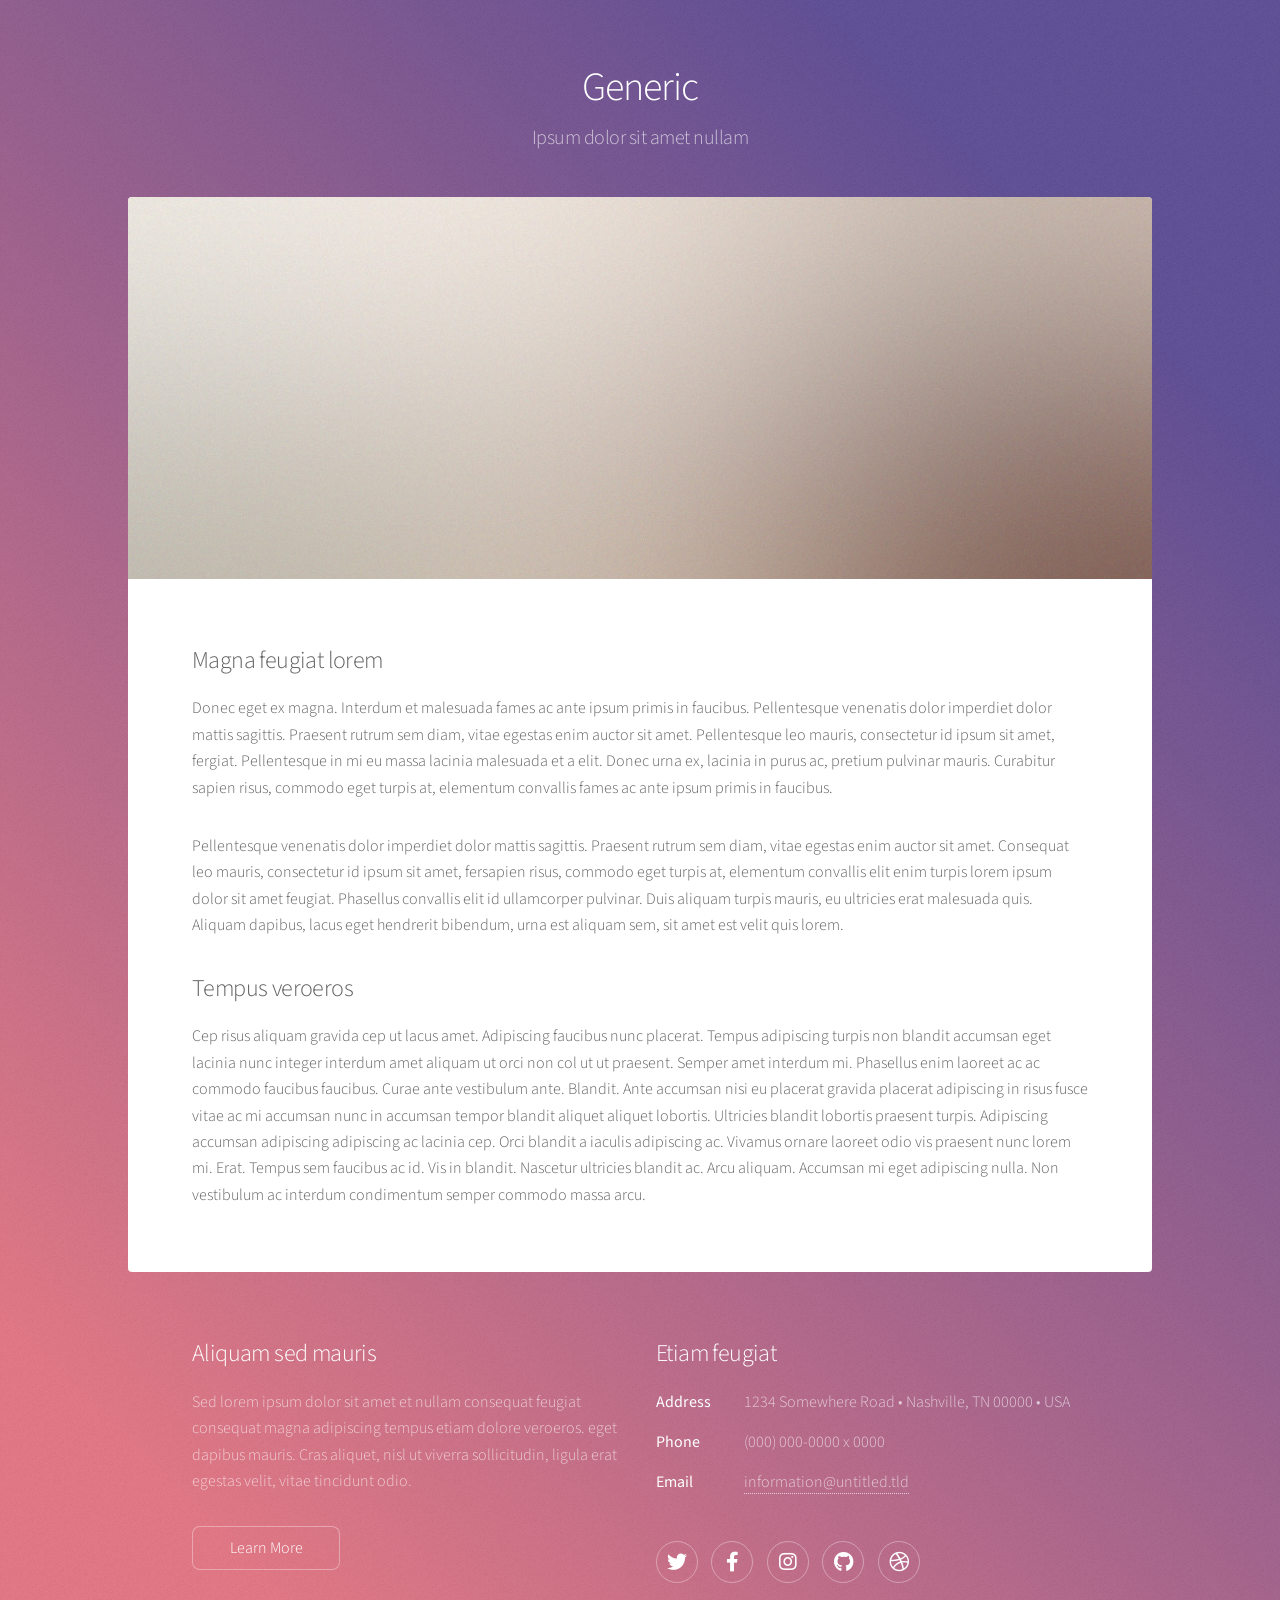
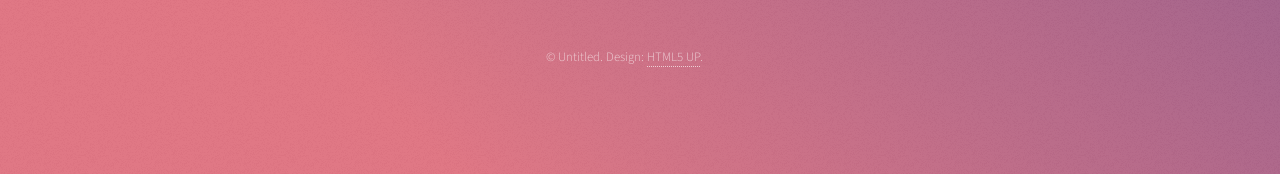
<file: generic.html>
<!DOCTYPE HTML>
<!--
	Stellar by HTML5 UP
	html5up.net | @ajlkn
	Free for personal and commercial use under the CCA 3.0 license (html5up.net/license)
-->
<html>
	<head>
		<title>Generic - Stellar by HTML5 UP</title>
		<meta charset="utf-8" />
		<meta name="viewport" content="width=device-width, initial-scale=1, user-scalable=no" />
		<link rel="stylesheet" href="assets/css/main.css" />
		<noscript><link rel="stylesheet" href="assets/css/noscript.css" /></noscript>
	</head>
	<body class="is-preload">

		<!-- Wrapper -->
			<div id="wrapper">

				<!-- Header -->
					<header id="header">
						<h1>Generic</h1>
						<p>Ipsum dolor sit amet nullam</p>
					</header>

				<!-- Main -->
					<div id="main">

						<!-- Content -->
							<section id="content" class="main">
								<span class="image main"><img src="images/pic04.jpg" alt="" /></span>
								<h2>Magna feugiat lorem</h2>
								<p>Donec eget ex magna. Interdum et malesuada fames ac ante ipsum primis in faucibus. Pellentesque venenatis dolor imperdiet dolor mattis sagittis. Praesent rutrum sem diam, vitae egestas enim auctor sit amet. Pellentesque leo mauris, consectetur id ipsum sit amet, fergiat. Pellentesque in mi eu massa lacinia malesuada et a elit. Donec urna ex, lacinia in purus ac, pretium pulvinar mauris. Curabitur sapien risus, commodo eget turpis at, elementum convallis fames ac ante ipsum primis in faucibus.</p>
								<p>Pellentesque venenatis dolor imperdiet dolor mattis sagittis. Praesent rutrum sem diam, vitae egestas enim auctor sit amet. Consequat leo mauris, consectetur id ipsum sit amet, fersapien risus, commodo eget turpis at, elementum convallis elit enim turpis lorem ipsum dolor sit amet feugiat. Phasellus convallis elit id ullamcorper pulvinar. Duis aliquam turpis mauris, eu ultricies erat malesuada quis. Aliquam dapibus, lacus eget hendrerit bibendum, urna est aliquam sem, sit amet est velit quis lorem.</p>
								<h2>Tempus veroeros</h2>
								<p>Cep risus aliquam gravida cep ut lacus amet. Adipiscing faucibus nunc placerat. Tempus adipiscing turpis non blandit accumsan eget lacinia nunc integer interdum amet aliquam ut orci non col ut ut praesent. Semper amet interdum mi. Phasellus enim laoreet ac ac commodo faucibus faucibus. Curae ante vestibulum ante. Blandit. Ante accumsan nisi eu placerat gravida placerat adipiscing in risus fusce vitae ac mi accumsan nunc in accumsan tempor blandit aliquet aliquet lobortis. Ultricies blandit lobortis praesent turpis. Adipiscing accumsan adipiscing adipiscing ac lacinia cep. Orci blandit a iaculis adipiscing ac. Vivamus ornare laoreet odio vis praesent nunc lorem mi. Erat. Tempus sem faucibus ac id. Vis in blandit. Nascetur ultricies blandit ac. Arcu aliquam. Accumsan mi eget adipiscing nulla. Non vestibulum ac interdum condimentum semper commodo massa arcu.</p>
							</section>

					</div>

				<!-- Footer -->
					<footer id="footer">
						<section>
							<h2>Aliquam sed mauris</h2>
							<p>Sed lorem ipsum dolor sit amet et nullam consequat feugiat consequat magna adipiscing tempus etiam dolore veroeros. eget dapibus mauris. Cras aliquet, nisl ut viverra sollicitudin, ligula erat egestas velit, vitae tincidunt odio.</p>
							<ul class="actions">
								<li><a href="#" class="button">Learn More</a></li>
							</ul>
						</section>
						<section>
							<h2>Etiam feugiat</h2>
							<dl class="alt">
								<dt>Address</dt>
								<dd>1234 Somewhere Road &bull; Nashville, TN 00000 &bull; USA</dd>
								<dt>Phone</dt>
								<dd>(000) 000-0000 x 0000</dd>
								<dt>Email</dt>
								<dd><a href="#">information@untitled.tld</a></dd>
							</dl>
							<ul class="icons">
								<li><a href="#" class="icon brands fa-twitter alt"><span class="label">Twitter</span></a></li>
								<li><a href="#" class="icon brands fa-facebook-f alt"><span class="label">Facebook</span></a></li>
								<li><a href="#" class="icon brands fa-instagram alt"><span class="label">Instagram</span></a></li>
								<li><a href="#" class="icon brands fa-github alt"><span class="label">GitHub</span></a></li>
								<li><a href="#" class="icon brands fa-dribbble alt"><span class="label">Dribbble</span></a></li>
							</ul>
						</section>
						<p class="copyright">&copy; Untitled. Design: <a href="https://html5up.net">HTML5 UP</a>.</p>
					</footer>

			</div>

		<!-- Scripts -->
			<script src="assets/js/jquery.min.js"></script>
			<script src="assets/js/jquery.scrollex.min.js"></script>
			<script src="assets/js/jquery.scrolly.min.js"></script>
			<script src="assets/js/browser.min.js"></script>
			<script src="assets/js/breakpoints.min.js"></script>
			<script src="assets/js/util.js"></script>
			<script src="assets/js/main.js"></script>

	</body>
</html>
</file>
<file: assets/css/noscript.css>
/*
	Stellar by HTML5 UP
	html5up.net | @ajlkn
	Free for personal and commercial use under the CCA 3.0 license (html5up.net/license)
*/

/* Header */

	body.is-preload #header.alt > * {
		opacity: 1;
	}

	body.is-preload #header.alt .logo {
		-moz-transform: none;
		-webkit-transform: none;
		-ms-transform: none;
		transform: none;
	}
</file>
<file: assets/css/main.css>
@import url(fontawesome-all.min.css);
@import 'https://fonts.googleapis.com/css?family=Source+Sans+Pro:300,400';

/*
	Stellar by HTML5 UP
	html5up.net | @ajlkn
	Free for personal and commercial use under the CCA 3.0 license (html5up.net/license)
*/

html, body, div, span, applet, object,
iframe, h1, h2, h3, h4, h5, h6, p, blockquote,
pre, a, abbr, acronym, address, big, cite,
code, del, dfn, em, img, ins, kbd, q, s, samp,
small, strike, strong, sub, sup, tt, var, b,
u, i, center, dl, dt, dd, ol, ul, li, fieldset,
form, label, legend, table, caption, tbody,
tfoot, thead, tr, th, td, article, aside,
canvas, details, embed, figure, figcaption,
footer, header, hgroup, menu, nav, output, ruby,
section, summary, time, mark, audio, video {
	margin: 0;
	padding: 0;
	border: 0;
	font-size: 100%;
	font: inherit;
	vertical-align: baseline;}

article, aside, details, figcaption, figure,
footer, header, hgroup, menu, nav, section {
	display: block;}

body {
	line-height: 1;
}

ol, ul {
	list-style: none;
}

blockquote, q {
	quotes: none;
}

	blockquote:before, blockquote:after, q:before, q:after {
		content: '';
		content: none;
	}

table {
	border-collapse: collapse;
	border-spacing: 0;
}

body {
	-webkit-text-size-adjust: none;
}

mark {
	background-color: transparent;
	color: inherit;
}

input::-moz-focus-inner {
	border: 0;
	padding: 0;
}

input, select, textarea {
	-moz-appearance: none;
	-webkit-appearance: none;
	-ms-appearance: none;
	appearance: none;
}

/* Basic */

	@-ms-viewport {
		width: device-width;
	}

	body {
		-ms-overflow-style: scrollbar;
	}

	@media screen and (max-width: 480px) {

		html, body {
			min-width: 320px;
		}

	}

	html {
		box-sizing: border-box;
	}

	*, *:before, *:after {
		box-sizing: inherit;
	}

	body {
		background-color: #935d8c;
		background-image: url("images/overlay.png"), -moz-linear-gradient(45deg, #e37682 15%, #5f4d93 85%);
		background-image: url("images/overlay.png"), -webkit-linear-gradient(45deg, #e37682 15%, #5f4d93 85%);
		background-image: url("images/overlay.png"), -ms-linear-gradient(45deg, #e37682 15%, #5f4d93 85%);
		background-image: url("images/overlay.png"), linear-gradient(45deg, #e37682 15%, #5f4d93 85%);
	}

		body.is-preload *, body.is-preload *:before, body.is-preload *:after {
			-moz-animation: none !important;
			-webkit-animation: none !important;
			-ms-animation: none !important;
			animation: none !important;
			-moz-transition: none !important;
			-webkit-transition: none !important;
			-ms-transition: none !important;
			transition: none !important;
		}

/* Type */

	body {
		background-color: #935d8c;
		color: rgba(255, 255, 255, 0.65);
	}

	body, input, select, textarea {
		font-family: "Source Sans Pro", Helvetica, sans-serif;
		font-size: 17pt;
		font-weight: 300;
		line-height: 1.65;
	}

		@media screen and (max-width: 1680px) {

			body, input, select, textarea {
				font-size: 14pt;
			}

		}

		@media screen and (max-width: 1280px) {

			body, input, select, textarea {
				font-size: 12pt;
			}

		}

		@media screen and (max-width: 360px) {

			body, input, select, textarea {
				font-size: 11pt;
			}

		}

	a {
		-moz-transition: color 0.2s ease, border-bottom 0.2s ease;
		-webkit-transition: color 0.2s ease, border-bottom 0.2s ease;
		-ms-transition: color 0.2s ease, border-bottom 0.2s ease;
		transition: color 0.2s ease, border-bottom 0.2s ease;
		text-decoration: none;
		border-bottom: dotted 1px;
		color: inherit;
	}

		a:hover {
			border-bottom-color: transparent;
		}

	strong, b {
		font-weight: 400;
	}

	em, i {
		font-style: italic;
	}

	p {
		margin: 0 0 2em 0;
	}

		p.content {
			-moz-columns: 20em 2;
			-webkit-columns: 20em 2;
			-ms-columns: 20em 2;
			columns: 20em 2;
			-moz-column-gap: 2em;
			-webkit-column-gap: 2em;
			-ms-column-gap: 2em;
			column-gap: 2em;
			text-align: justify;
		}

	h1, h2, h3, h4, h5, h6 {
		font-weight: 300;
		line-height: 1.5;
		margin: 0 0 0.7em 0;
		letter-spacing: -0.025em;
	}

		h1 a, h2 a, h3 a, h4 a, h5 a, h6 a {
			color: inherit;
			text-decoration: none;
		}

	h1 {
		font-size: 2.5em;
		line-height: 1.2;
	}

	h2 {
		font-size: 1.5em;
	}

	h3 {
		font-size: 1.25em;
	}

	h4 {
		font-size: 1.1em;
	}

	h5 {
		font-size: 0.9em;
	}

	h6 {
		font-size: 0.7em;
	}

	@media screen and (max-width: 736px) {

		h1 {
			font-size: 2em;
		}

	}

	sub {
		font-size: 0.8em;
		position: relative;
		top: 0.5em;
	}

	sup {
		font-size: 0.8em;
		position: relative;
		top: -0.5em;
	}

	blockquote {
		border-left: solid 4px;
		font-style: italic;
		margin: 0 0 2em 0;
		padding: 0.5em 0 0.5em 2em;
	}

	code {
		border-radius: 8px;
		border: solid 1px;
		font-family: "Courier New", monospace;
		font-size: 0.9em;
		margin: 0 0.25em;
		padding: 0.25em 0.65em;
	}

	pre {
		-webkit-overflow-scrolling: touch;
		font-family: "Courier New", monospace;
		font-size: 0.9em;
		margin: 0 0 2em 0;
	}

		pre code {
			display: block;
			line-height: 1.75;
			padding: 1em 1.5em;
			overflow-x: auto;
		}

	hr {
		border: 0;
		border-bottom: solid 1px;
		margin: 2em 0;
	}

		hr.major {
			margin: 3em 0;
		}

	.align-left {
		text-align: left;
	}

	.align-center {
		text-align: center;
	}

	.align-right {
		text-align: right;
	}

	input, select, textarea {
		color: #ffffff;
	}

	a:hover {
		color: #ffffff;
	}

	strong, b {
		color: #ffffff;
	}

	h1, h2, h3, h4, h5, h6 {
		color: #ffffff;
	}

	blockquote {
		border-left-color: rgba(255, 255, 255, 0.35);
	}

	code {
		background: rgba(255, 255, 255, 0.075);
		border-color: rgba(255, 255, 255, 0.35);
	}

	hr {
		border-bottom-color: rgba(255, 255, 255, 0.35);
	}

/* Row */

	.row {
		display: flex;
		flex-wrap: wrap;
		box-sizing: border-box;
		align-items: stretch;
	}

		.row > * {
			box-sizing: border-box;
		}

		.row.gtr-uniform > * > :last-child {
			margin-bottom: 0;
		}

		.row.aln-left {
			justify-content: flex-start;
		}

		.row.aln-center {
			justify-content: center;
		}

		.row.aln-right {
			justify-content: flex-end;
		}

		.row.aln-top {
			align-items: flex-start;
		}

		.row.aln-middle {
			align-items: center;
		}

		.row.aln-bottom {
			align-items: flex-end;
		}

		.row > .imp {
			order: -1;
		}

		.row > .col-1 {
			width: 8.33333%;
		}

		.row > .off-1 {
			margin-left: 8.33333%;
		}

		.row > .col-2 {
			width: 16.66667%;
		}

		.row > .off-2 {
			margin-left: 16.66667%;
		}

		.row > .col-3 {
			width: 25%;
		}

		.row > .off-3 {
			margin-left: 25%;
		}

		.row > .col-4 {
			width: 33.33333%;
		}

		.row > .off-4 {
			margin-left: 33.33333%;
		}

		.row > .col-5 {
			width: 41.66667%;
		}

		.row > .off-5 {
			margin-left: 41.66667%;
		}

		.row > .col-6 {
			width: 50%;
		}

		.row > .off-6 {
			margin-left: 50%;
		}

		.row > .col-7 {
			width: 58.33333%;
		}

		.row > .off-7 {
			margin-left: 58.33333%;
		}

		.row > .col-8 {
			width: 66.66667%;
		}

		.row > .off-8 {
			margin-left: 66.66667%;
		}

		.row > .col-9 {
			width: 75%;
		}

		.row > .off-9 {
			margin-left: 75%;
		}

		.row > .col-10 {
			width: 83.33333%;
		}

		.row > .off-10 {
			margin-left: 83.33333%;
		}

		.row > .col-11 {
			width: 91.66667%;
		}

		.row > .off-11 {
			margin-left: 91.66667%;
		}

		.row > .col-12 {
			width: 100%;
		}

		.row > .off-12 {
			margin-left: 100%;
		}

		.row.gtr-0 {
			margin-top: 0;
			margin-left: 0em;
		}

			.row.gtr-0 > * {
				padding: 0 0 0 0em;
			}

			.row.gtr-0.gtr-uniform {
				margin-top: 0em;
			}

				.row.gtr-0.gtr-uniform > * {
					padding-top: 0em;
				}

		.row.gtr-25 {
			margin-top: 0;
			margin-left: -0.375em;
		}

			.row.gtr-25 > * {
				padding: 0 0 0 0.375em;
			}

			.row.gtr-25.gtr-uniform {
				margin-top: -0.375em;
			}

				.row.gtr-25.gtr-uniform > * {
					padding-top: 0.375em;
				}

		.row.gtr-50 {
			margin-top: 0;
			margin-left: -0.75em;
		}

			.row.gtr-50 > * {
				padding: 0 0 0 0.75em;
			}

			.row.gtr-50.gtr-uniform {
				margin-top: -0.75em;
			}

				.row.gtr-50.gtr-uniform > * {
					padding-top: 0.75em;
				}

		.row {
			margin-top: 0;
			margin-left: -1.5em;
		}

			.row > * {
				padding: 0 0 0 1.5em;
			}

			.row.gtr-uniform {
				margin-top: -1.5em;
			}

				.row.gtr-uniform > * {
					padding-top: 1.5em;
				}

		.row.gtr-150 {
			margin-top: 0;
			margin-left: -2.25em;
		}

			.row.gtr-150 > * {
				padding: 0 0 0 2.25em;
			}

			.row.gtr-150.gtr-uniform {
				margin-top: -2.25em;
			}

				.row.gtr-150.gtr-uniform > * {
					padding-top: 2.25em;
				}

		.row.gtr-200 {
			margin-top: 0;
			margin-left: -3em;
		}

			.row.gtr-200 > * {
				padding: 0 0 0 3em;
			}

			.row.gtr-200.gtr-uniform {
				margin-top: -3em;
			}

				.row.gtr-200.gtr-uniform > * {
					padding-top: 3em;
				}

		@media screen and (max-width: 1680px) {

			.row {
				display: flex;
				flex-wrap: wrap;
				box-sizing: border-box;
				align-items: stretch;
			}

				.row > * {
					box-sizing: border-box;
				}

				.row.gtr-uniform > * > :last-child {
					margin-bottom: 0;
				}

				.row.aln-left {
					justify-content: flex-start;
				}

				.row.aln-center {
					justify-content: center;
				}

				.row.aln-right {
					justify-content: flex-end;
				}

				.row.aln-top {
					align-items: flex-start;
				}

				.row.aln-middle {
					align-items: center;
				}

				.row.aln-bottom {
					align-items: flex-end;
				}

				.row > .imp-xlarge {
					order: -1;
				}

				.row > .col-1-xlarge {
					width: 8.33333%;
				}

				.row > .off-1-xlarge {
					margin-left: 8.33333%;
				}

				.row > .col-2-xlarge {
					width: 16.66667%;
				}

				.row > .off-2-xlarge {
					margin-left: 16.66667%;
				}

				.row > .col-3-xlarge {
					width: 25%;
				}

				.row > .off-3-xlarge {
					margin-left: 25%;
				}

				.row > .col-4-xlarge {
					width: 33.33333%;
				}

				.row > .off-4-xlarge {
					margin-left: 33.33333%;
				}

				.row > .col-5-xlarge {
					width: 41.66667%;
				}

				.row > .off-5-xlarge {
					margin-left: 41.66667%;
				}

				.row > .col-6-xlarge {
					width: 50%;
				}

				.row > .off-6-xlarge {
					margin-left: 50%;
				}

				.row > .col-7-xlarge {
					width: 58.33333%;
				}

				.row > .off-7-xlarge {
					margin-left: 58.33333%;
				}

				.row > .col-8-xlarge {
					width: 66.66667%;
				}

				.row > .off-8-xlarge {
					margin-left: 66.66667%;
				}

				.row > .col-9-xlarge {
					width: 75%;
				}

				.row > .off-9-xlarge {
					margin-left: 75%;
				}

				.row > .col-10-xlarge {
					width: 83.33333%;
				}

				.row > .off-10-xlarge {
					margin-left: 83.33333%;
				}

				.row > .col-11-xlarge {
					width: 91.66667%;
				}

				.row > .off-11-xlarge {
					margin-left: 91.66667%;
				}

				.row > .col-12-xlarge {
					width: 100%;
				}

				.row > .off-12-xlarge {
					margin-left: 100%;
				}

				.row.gtr-0 {
					margin-top: 0;
					margin-left: 0em;
				}

					.row.gtr-0 > * {
						padding: 0 0 0 0em;
					}

					.row.gtr-0.gtr-uniform {
						margin-top: 0em;
					}

						.row.gtr-0.gtr-uniform > * {
							padding-top: 0em;
						}

				.row.gtr-25 {
					margin-top: 0;
					margin-left: -0.375em;
				}

					.row.gtr-25 > * {
						padding: 0 0 0 0.375em;
					}

					.row.gtr-25.gtr-uniform {
						margin-top: -0.375em;
					}

						.row.gtr-25.gtr-uniform > * {
							padding-top: 0.375em;
						}

				.row.gtr-50 {
					margin-top: 0;
					margin-left: -0.75em;
				}

					.row.gtr-50 > * {
						padding: 0 0 0 0.75em;
					}

					.row.gtr-50.gtr-uniform {
						margin-top: -0.75em;
					}

						.row.gtr-50.gtr-uniform > * {
							padding-top: 0.75em;
						}

				.row {
					margin-top: 0;
					margin-left: -1.5em;
				}

					.row > * {
						padding: 0 0 0 1.5em;
					}

					.row.gtr-uniform {
						margin-top: -1.5em;
					}

						.row.gtr-uniform > * {
							padding-top: 1.5em;
						}

				.row.gtr-150 {
					margin-top: 0;
					margin-left: -2.25em;
				}

					.row.gtr-150 > * {
						padding: 0 0 0 2.25em;
					}

					.row.gtr-150.gtr-uniform {
						margin-top: -2.25em;
					}

						.row.gtr-150.gtr-uniform > * {
							padding-top: 2.25em;
						}

				.row.gtr-200 {
					margin-top: 0;
					margin-left: -3em;
				}

					.row.gtr-200 > * {
						padding: 0 0 0 3em;
					}

					.row.gtr-200.gtr-uniform {
						margin-top: -3em;
					}

						.row.gtr-200.gtr-uniform > * {
							padding-top: 3em;
						}

		}

		@media screen and (max-width: 1280px) {

			.row {
				display: flex;
				flex-wrap: wrap;
				box-sizing: border-box;
				align-items: stretch;
			}

				.row > * {
					box-sizing: border-box;
				}

				.row.gtr-uniform > * > :last-child {
					margin-bottom: 0;
				}

				.row.aln-left {
					justify-content: flex-start;
				}

				.row.aln-center {
					justify-content: center;
				}

				.row.aln-right {
					justify-content: flex-end;
				}

				.row.aln-top {
					align-items: flex-start;
				}

				.row.aln-middle {
					align-items: center;
				}

				.row.aln-bottom {
					align-items: flex-end;
				}

				.row > .imp-large {
					order: -1;
				}

				.row > .col-1-large {
					width: 8.33333%;
				}

				.row > .off-1-large {
					margin-left: 8.33333%;
				}

				.row > .col-2-large {
					width: 16.66667%;
				}

				.row > .off-2-large {
					margin-left: 16.66667%;
				}

				.row > .col-3-large {
					width: 25%;
				}

				.row > .off-3-large {
					margin-left: 25%;
				}

				.row > .col-4-large {
					width: 33.33333%;
				}

				.row > .off-4-large {
					margin-left: 33.33333%;
				}

				.row > .col-5-large {
					width: 41.66667%;
				}

				.row > .off-5-large {
					margin-left: 41.66667%;
				}

				.row > .col-6-large {
					width: 50%;
				}

				.row > .off-6-large {
					margin-left: 50%;
				}

				.row > .col-7-large {
					width: 58.33333%;
				}

				.row > .off-7-large {
					margin-left: 58.33333%;
				}

				.row > .col-8-large {
					width: 66.66667%;
				}

				.row > .off-8-large {
					margin-left: 66.66667%;
				}

				.row > .col-9-large {
					width: 75%;
				}

				.row > .off-9-large {
					margin-left: 75%;
				}

				.row > .col-10-large {
					width: 83.33333%;
				}

				.row > .off-10-large {
					margin-left: 83.33333%;
				}

				.row > .col-11-large {
					width: 91.66667%;
				}

				.row > .off-11-large {
					margin-left: 91.66667%;
				}

				.row > .col-12-large {
					width: 100%;
				}

				.row > .off-12-large {
					margin-left: 100%;
				}

				.row.gtr-0 {
					margin-top: 0;
					margin-left: 0em;
				}

					.row.gtr-0 > * {
						padding: 0 0 0 0em;
					}

					.row.gtr-0.gtr-uniform {
						margin-top: 0em;
					}

						.row.gtr-0.gtr-uniform > * {
							padding-top: 0em;
						}

				.row.gtr-25 {
					margin-top: 0;
					margin-left: -0.375em;
				}

					.row.gtr-25 > * {
						padding: 0 0 0 0.375em;
					}

					.row.gtr-25.gtr-uniform {
						margin-top: -0.375em;
					}

						.row.gtr-25.gtr-uniform > * {
							padding-top: 0.375em;
						}

				.row.gtr-50 {
					margin-top: 0;
					margin-left: -0.75em;
				}

					.row.gtr-50 > * {
						padding: 0 0 0 0.75em;
					}

					.row.gtr-50.gtr-uniform {
						margin-top: -0.75em;
					}

						.row.gtr-50.gtr-uniform > * {
							padding-top: 0.75em;
						}

				.row {
					margin-top: 0;
					margin-left: -1.5em;
				}

					.row > * {
						padding: 0 0 0 1.5em;
					}

					.row.gtr-uniform {
						margin-top: -1.5em;
					}

						.row.gtr-uniform > * {
							padding-top: 1.5em;
						}

				.row.gtr-150 {
					margin-top: 0;
					margin-left: -2.25em;
				}

					.row.gtr-150 > * {
						padding: 0 0 0 2.25em;
					}

					.row.gtr-150.gtr-uniform {
						margin-top: -2.25em;
					}

						.row.gtr-150.gtr-uniform > * {
							padding-top: 2.25em;
						}

				.row.gtr-200 {
					margin-top: 0;
					margin-left: -3em;
				}

					.row.gtr-200 > * {
						padding: 0 0 0 3em;
					}

					.row.gtr-200.gtr-uniform {
						margin-top: -3em;
					}

						.row.gtr-200.gtr-uniform > * {
							padding-top: 3em;
						}

		}

		@media screen and (max-width: 980px) {

			.row {
				display: flex;
				flex-wrap: wrap;
				box-sizing: border-box;
				align-items: stretch;
			}

				.row > * {
					box-sizing: border-box;
				}

				.row.gtr-uniform > * > :last-child {
					margin-bottom: 0;
				}

				.row.aln-left {
					justify-content: flex-start;
				}

				.row.aln-center {
					justify-content: center;
				}

				.row.aln-right {
					justify-content: flex-end;
				}

				.row.aln-top {
					align-items: flex-start;
				}

				.row.aln-middle {
					align-items: center;
				}

				.row.aln-bottom {
					align-items: flex-end;
				}

				.row > .imp-medium {
					order: -1;
				}

				.row > .col-1-medium {
					width: 8.33333%;
				}

				.row > .off-1-medium {
					margin-left: 8.33333%;
				}

				.row > .col-2-medium {
					width: 16.66667%;
				}

				.row > .off-2-medium {
					margin-left: 16.66667%;
				}

				.row > .col-3-medium {
					width: 25%;
				}

				.row > .off-3-medium {
					margin-left: 25%;
				}

				.row > .col-4-medium {
					width: 33.33333%;
				}

				.row > .off-4-medium {
					margin-left: 33.33333%;
				}

				.row > .col-5-medium {
					width: 41.66667%;
				}

				.row > .off-5-medium {
					margin-left: 41.66667%;
				}

				.row > .col-6-medium {
					width: 50%;
				}

				.row > .off-6-medium {
					margin-left: 50%;
				}

				.row > .col-7-medium {
					width: 58.33333%;
				}

				.row > .off-7-medium {
					margin-left: 58.33333%;
				}

				.row > .col-8-medium {
					width: 66.66667%;
				}

				.row > .off-8-medium {
					margin-left: 66.66667%;
				}

				.row > .col-9-medium {
					width: 75%;
				}

				.row > .off-9-medium {
					margin-left: 75%;
				}

				.row > .col-10-medium {
					width: 83.33333%;
				}

				.row > .off-10-medium {
					margin-left: 83.33333%;
				}

				.row > .col-11-medium {
					width: 91.66667%;
				}

				.row > .off-11-medium {
					margin-left: 91.66667%;
				}

				.row > .col-12-medium {
					width: 100%;
				}

				.row > .off-12-medium {
					margin-left: 100%;
				}

				.row.gtr-0 {
					margin-top: 0;
					margin-left: 0em;
				}

					.row.gtr-0 > * {
						padding: 0 0 0 0em;
					}

					.row.gtr-0.gtr-uniform {
						margin-top: 0em;
					}

						.row.gtr-0.gtr-uniform > * {
							padding-top: 0em;
						}

				.row.gtr-25 {
					margin-top: 0;
					margin-left: -0.375em;
				}

					.row.gtr-25 > * {
						padding: 0 0 0 0.375em;
					}

					.row.gtr-25.gtr-uniform {
						margin-top: -0.375em;
					}

						.row.gtr-25.gtr-uniform > * {
							padding-top: 0.375em;
						}

				.row.gtr-50 {
					margin-top: 0;
					margin-left: -0.75em;
				}

					.row.gtr-50 > * {
						padding: 0 0 0 0.75em;
					}

					.row.gtr-50.gtr-uniform {
						margin-top: -0.75em;
					}

						.row.gtr-50.gtr-uniform > * {
							padding-top: 0.75em;
						}

				.row {
					margin-top: 0;
					margin-left: -1.5em;
				}

					.row > * {
						padding: 0 0 0 1.5em;
					}

					.row.gtr-uniform {
						margin-top: -1.5em;
					}

						.row.gtr-uniform > * {
							padding-top: 1.5em;
						}

				.row.gtr-150 {
					margin-top: 0;
					margin-left: -2.25em;
				}

					.row.gtr-150 > * {
						padding: 0 0 0 2.25em;
					}

					.row.gtr-150.gtr-uniform {
						margin-top: -2.25em;
					}

						.row.gtr-150.gtr-uniform > * {
							padding-top: 2.25em;
						}

				.row.gtr-200 {
					margin-top: 0;
					margin-left: -3em;
				}

					.row.gtr-200 > * {
						padding: 0 0 0 3em;
					}

					.row.gtr-200.gtr-uniform {
						margin-top: -3em;
					}

						.row.gtr-200.gtr-uniform > * {
							padding-top: 3em;
						}

		}

		@media screen and (max-width: 736px) {

			.row {
				display: flex;
				flex-wrap: wrap;
				box-sizing: border-box;
				align-items: stretch;
			}

				.row > * {
					box-sizing: border-box;
				}

				.row.gtr-uniform > * > :last-child {
					margin-bottom: 0;
				}

				.row.aln-left {
					justify-content: flex-start;
				}

				.row.aln-center {
					justify-content: center;
				}

				.row.aln-right {
					justify-content: flex-end;
				}

				.row.aln-top {
					align-items: flex-start;
				}

				.row.aln-middle {
					align-items: center;
				}

				.row.aln-bottom {
					align-items: flex-end;
				}

				.row > .imp-small {
					order: -1;
				}

				.row > .col-1-small {
					width: 8.33333%;
				}

				.row > .off-1-small {
					margin-left: 8.33333%;
				}

				.row > .col-2-small {
					width: 16.66667%;
				}

				.row > .off-2-small {
					margin-left: 16.66667%;
				}

				.row > .col-3-small {
					width: 25%;
				}

				.row > .off-3-small {
					margin-left: 25%;
				}

				.row > .col-4-small {
					width: 33.33333%;
				}

				.row > .off-4-small {
					margin-left: 33.33333%;
				}

				.row > .col-5-small {
					width: 41.66667%;
				}

				.row > .off-5-small {
					margin-left: 41.66667%;
				}

				.row > .col-6-small {
					width: 50%;
				}

				.row > .off-6-small {
					margin-left: 50%;
				}

				.row > .col-7-small {
					width: 58.33333%;
				}

				.row > .off-7-small {
					margin-left: 58.33333%;
				}

				.row > .col-8-small {
					width: 66.66667%;
				}

				.row > .off-8-small {
					margin-left: 66.66667%;
				}

				.row > .col-9-small {
					width: 75%;
				}

				.row > .off-9-small {
					margin-left: 75%;
				}

				.row > .col-10-small {
					width: 83.33333%;
				}

				.row > .off-10-small {
					margin-left: 83.33333%;
				}

				.row > .col-11-small {
					width: 91.66667%;
				}

				.row > .off-11-small {
					margin-left: 91.66667%;
				}

				.row > .col-12-small {
					width: 100%;
				}

				.row > .off-12-small {
					margin-left: 100%;
				}

				.row.gtr-0 {
					margin-top: 0;
					margin-left: 0em;
				}

					.row.gtr-0 > * {
						padding: 0 0 0 0em;
					}

					.row.gtr-0.gtr-uniform {
						margin-top: 0em;
					}

						.row.gtr-0.gtr-uniform > * {
							padding-top: 0em;
						}

				.row.gtr-25 {
					margin-top: 0;
					margin-left: -0.25em;
				}

					.row.gtr-25 > * {
						padding: 0 0 0 0.25em;
					}

					.row.gtr-25.gtr-uniform {
						margin-top: -0.25em;
					}

						.row.gtr-25.gtr-uniform > * {
							padding-top: 0.25em;
						}

				.row.gtr-50 {
					margin-top: 0;
					margin-left: -0.5em;
				}

					.row.gtr-50 > * {
						padding: 0 0 0 0.5em;
					}

					.row.gtr-50.gtr-uniform {
						margin-top: -0.5em;
					}

						.row.gtr-50.gtr-uniform > * {
							padding-top: 0.5em;
						}

				.row {
					margin-top: 0;
					margin-left: -1em;
				}

					.row > * {
						padding: 0 0 0 1em;
					}

					.row.gtr-uniform {
						margin-top: -1em;
					}

						.row.gtr-uniform > * {
							padding-top: 1em;
						}

				.row.gtr-150 {
					margin-top: 0;
					margin-left: -1.5em;
				}

					.row.gtr-150 > * {
						padding: 0 0 0 1.5em;
					}

					.row.gtr-150.gtr-uniform {
						margin-top: -1.5em;
					}

						.row.gtr-150.gtr-uniform > * {
							padding-top: 1.5em;
						}

				.row.gtr-200 {
					margin-top: 0;
					margin-left: -2em;
				}

					.row.gtr-200 > * {
						padding: 0 0 0 2em;
					}

					.row.gtr-200.gtr-uniform {
						margin-top: -2em;
					}

						.row.gtr-200.gtr-uniform > * {
							padding-top: 2em;
						}

		}

		@media screen and (max-width: 480px) {

			.row {
				display: flex;
				flex-wrap: wrap;
				box-sizing: border-box;
				align-items: stretch;
			}

				.row > * {
					box-sizing: border-box;
				}

				.row.gtr-uniform > * > :last-child {
					margin-bottom: 0;
				}

				.row.aln-left {
					justify-content: flex-start;
				}

				.row.aln-center {
					justify-content: center;
				}

				.row.aln-right {
					justify-content: flex-end;
				}

				.row.aln-top {
					align-items: flex-start;
				}

				.row.aln-middle {
					align-items: center;
				}

				.row.aln-bottom {
					align-items: flex-end;
				}

				.row > .imp-xsmall {
					order: -1;
				}

				.row > .col-1-xsmall {
					width: 8.33333%;
				}

				.row > .off-1-xsmall {
					margin-left: 8.33333%;
				}

				.row > .col-2-xsmall {
					width: 16.66667%;
				}

				.row > .off-2-xsmall {
					margin-left: 16.66667%;
				}

				.row > .col-3-xsmall {
					width: 25%;
				}

				.row > .off-3-xsmall {
					margin-left: 25%;
				}

				.row > .col-4-xsmall {
					width: 33.33333%;
				}

				.row > .off-4-xsmall {
					margin-left: 33.33333%;
				}

				.row > .col-5-xsmall {
					width: 41.66667%;
				}

				.row > .off-5-xsmall {
					margin-left: 41.66667%;
				}

				.row > .col-6-xsmall {
					width: 50%;
				}

				.row > .off-6-xsmall {
					margin-left: 50%;
				}

				.row > .col-7-xsmall {
					width: 58.33333%;
				}

				.row > .off-7-xsmall {
					margin-left: 58.33333%;
				}

				.row > .col-8-xsmall {
					width: 66.66667%;
				}

				.row > .off-8-xsmall {
					margin-left: 66.66667%;
				}

				.row > .col-9-xsmall {
					width: 75%;
				}

				.row > .off-9-xsmall {
					margin-left: 75%;
				}

				.row > .col-10-xsmall {
					width: 83.33333%;
				}

				.row > .off-10-xsmall {
					margin-left: 83.33333%;
				}

				.row > .col-11-xsmall {
					width: 91.66667%;
				}

				.row > .off-11-xsmall {
					margin-left: 91.66667%;
				}

				.row > .col-12-xsmall {
					width: 100%;
				}

				.row > .off-12-xsmall {
					margin-left: 100%;
				}

				.row.gtr-0 {
					margin-top: 0;
					margin-left: 0em;
				}

					.row.gtr-0 > * {
						padding: 0 0 0 0em;
					}

					.row.gtr-0.gtr-uniform {
						margin-top: 0em;
					}

						.row.gtr-0.gtr-uniform > * {
							padding-top: 0em;
						}

				.row.gtr-25 {
					margin-top: 0;
					margin-left: -0.3125em;
				}

					.row.gtr-25 > * {
						padding: 0 0 0 0.3125em;
					}

					.row.gtr-25.gtr-uniform {
						margin-top: -0.3125em;
					}

						.row.gtr-25.gtr-uniform > * {
							padding-top: 0.3125em;
						}

				.row.gtr-50 {
					margin-top: 0;
					margin-left: -0.625em;
				}

					.row.gtr-50 > * {
						padding: 0 0 0 0.625em;
					}

					.row.gtr-50.gtr-uniform {
						margin-top: -0.625em;
					}

						.row.gtr-50.gtr-uniform > * {
							padding-top: 0.625em;
						}

				.row {
					margin-top: 0;
					margin-left: -1.25em;
				}

					.row > * {
						padding: 0 0 0 1.25em;
					}

					.row.gtr-uniform {
						margin-top: -1.25em;
					}

						.row.gtr-uniform > * {
							padding-top: 1.25em;
						}

				.row.gtr-150 {
					margin-top: 0;
					margin-left: -1.875em;
				}

					.row.gtr-150 > * {
						padding: 0 0 0 1.875em;
					}

					.row.gtr-150.gtr-uniform {
						margin-top: -1.875em;
					}

						.row.gtr-150.gtr-uniform > * {
							padding-top: 1.875em;
						}

				.row.gtr-200 {
					margin-top: 0;
					margin-left: -2.5em;
				}

					.row.gtr-200 > * {
						padding: 0 0 0 2.5em;
					}

					.row.gtr-200.gtr-uniform {
						margin-top: -2.5em;
					}

						.row.gtr-200.gtr-uniform > * {
							padding-top: 2.5em;
						}

		}

/* Box */

	.box {
		border-radius: 8px;
		border: solid;
		margin-bottom: 2em;
		padding: 1.5em;
	}

		.box > :last-child,
		.box > :last-child > :last-child,
		.box > :last-child > :last-child > :last-child {
			margin-bottom: 0;
		}

		.box.alt {
			border: 0;
			border-radius: 0;
			padding: 0;
		}

	.box {
		border-color: rgba(255, 255, 255, 0.35);
	}

/* Button */

	input[type="submit"],
	input[type="reset"],
	input[type="button"],
	button,
	.button {
		-moz-appearance: none;
		-webkit-appearance: none;
		-ms-appearance: none;
		appearance: none;
		-moz-transition: background-color 0.2s ease-in-out, color 0.2s ease-in-out;
		-webkit-transition: background-color 0.2s ease-in-out, color 0.2s ease-in-out;
		-ms-transition: background-color 0.2s ease-in-out, color 0.2s ease-in-out;
		transition: background-color 0.2s ease-in-out, color 0.2s ease-in-out;
		border-radius: 8px;
		border: 0;
		cursor: pointer;
		display: inline-block;
		font-weight: 300;
		height: 2.75em;
		line-height: 2.75em;
		min-width: 9.25em;
		padding: 0 1.5em;
		text-align: center;
		text-decoration: none;
		white-space: nowrap;
	}

		input[type="submit"].icon,
		input[type="reset"].icon,
		input[type="button"].icon,
		button.icon,
		.button.icon {
			padding-left: 1.35em;
		}

			input[type="submit"].icon:before,
			input[type="reset"].icon:before,
			input[type="button"].icon:before,
			button.icon:before,
			.button.icon:before {
				margin-right: 0.5em;
			}

		input[type="submit"].fit,
		input[type="reset"].fit,
		input[type="button"].fit,
		button.fit,
		.button.fit {
			width: 100%;
		}

		input[type="submit"].small,
		input[type="reset"].small,
		input[type="button"].small,
		button.small,
		.button.small {
			font-size: 0.8em;
		}

		input[type="submit"].large,
		input[type="reset"].large,
		input[type="button"].large,
		button.large,
		.button.large {
			font-size: 1.35em;
		}

		input[type="submit"].disabled, input[type="submit"]:disabled,
		input[type="reset"].disabled,
		input[type="reset"]:disabled,
		input[type="button"].disabled,
		input[type="button"]:disabled,
		button.disabled,
		button:disabled,
		.button.disabled,
		.button:disabled {
			pointer-events: none;
			opacity: 0.25;
		}

		@media screen and (max-width: 736px) {

			input[type="submit"],
			input[type="reset"],
			input[type="button"],
			button,
			.button {
				min-width: 0;
			}

		}

	input[type="submit"],
	input[type="reset"],
	input[type="button"],
	button,
	.button {
		background-color: transparent;
		box-shadow: inset 0 0 0 1px rgba(255, 255, 255, 0.35);
		color: #ffffff !important;
	}

		input[type="submit"]:hover,
		input[type="reset"]:hover,
		input[type="button"]:hover,
		button:hover,
		.button:hover {
			background-color: rgba(255, 255, 255, 0.075);
		}

		input[type="submit"]:active,
		input[type="reset"]:active,
		input[type="button"]:active,
		button:active,
		.button:active {
			background-color: rgba(255, 255, 255, 0.2);
		}

		input[type="submit"].icon:before,
		input[type="reset"].icon:before,
		input[type="button"].icon:before,
		button.icon:before,
		.button.icon:before {
			color: rgba(255, 255, 255, 0.5);
		}

		input[type="submit"].primary,
		input[type="reset"].primary,
		input[type="button"].primary,
		button.primary,
		.button.primary {
			background-color: #8cc9f0;
			color: #ffffff !important;
			box-shadow: none;
		}

			input[type="submit"].primary:hover,
			input[type="reset"].primary:hover,
			input[type="button"].primary:hover,
			button.primary:hover,
			.button.primary:hover {
				background-color: #9acff2;
			}

			input[type="submit"].primary:active,
			input[type="reset"].primary:active,
			input[type="button"].primary:active,
			button.primary:active,
			.button.primary:active {
				background-color: #7ec3ee;
			}

			input[type="submit"].primary.icon:before,
			input[type="reset"].primary.icon:before,
			input[type="button"].primary.icon:before,
			button.primary.icon:before,
			.button.primary.icon:before {
				color: #ffffff !important;
			}

/* Form */

	form {
		margin: 0 0 2em 0;
	}

	label {
		display: block;
		font-size: 0.9em;
		font-weight: 400;
		margin: 0 0 1em 0;
	}

	input[type="text"],
	input[type="password"],
	input[type="email"],
	select,
	textarea {
		-moz-appearance: none;
		-webkit-appearance: none;
		-ms-appearance: none;
		appearance: none;
		border-radius: 8px;
		border: solid 1px;
		color: inherit;
		display: block;
		outline: 0;
		padding: 0 1em;
		text-decoration: none;
		width: 100%;
	}

		input[type="text"]:invalid,
		input[type="password"]:invalid,
		input[type="email"]:invalid,
		select:invalid,
		textarea:invalid {
			box-shadow: none;
		}

	select {
		background-size: 1.25rem;
		background-repeat: no-repeat;
		background-position: calc(100% - 1rem) center;
		height: 2.75em;
		padding-right: 2.75em;
		text-overflow: ellipsis;
	}

		select:focus::-ms-value {
			background-color: transparent;
		}

		select::-ms-expand {
			display: none;
		}

	input[type="text"],
	input[type="password"],
	input[type="email"],
	select {
		height: 2.75em;
	}

	textarea {
		padding: 0.75em 1em;
	}

	input[type="checkbox"],
	input[type="radio"] {
		-moz-appearance: none;
		-webkit-appearance: none;
		-ms-appearance: none;
		appearance: none;
		display: block;
		float: left;
		margin-right: -2em;
		opacity: 0;
		width: 1em;
		z-index: -1;
	}

		input[type="checkbox"] + label,
		input[type="radio"] + label {
			text-decoration: none;
			cursor: pointer;
			display: inline-block;
			font-size: 1em;
			font-weight: 300;
			padding-left: 2.4em;
			padding-right: 0.75em;
			position: relative;
		}

			input[type="checkbox"] + label:before,
			input[type="radio"] + label:before {
				-moz-osx-font-smoothing: grayscale;
				-webkit-font-smoothing: antialiased;
				display: inline-block;
				font-style: normal;
				font-variant: normal;
				text-rendering: auto;
				line-height: 1;
				text-transform: none !important;
				font-family: 'Font Awesome 5 Free';
				font-weight: 900;
			}

			input[type="checkbox"] + label:before,
			input[type="radio"] + label:before {
				border-radius: 8px;
				border: solid 1px;
				content: '';
				display: inline-block;
				font-size: 0.8em;
				height: 2.0625em;
				left: 0;
				line-height: 2.0625em;
				position: absolute;
				text-align: center;
				top: 0;
				width: 2.0625em;
			}

		input[type="checkbox"]:checked + label:before,
		input[type="radio"]:checked + label:before {
			content: '\f00c';
		}

	input[type="checkbox"] + label:before {
		border-radius: 8px;
	}

	input[type="radio"] + label:before {
		border-radius: 100%;
	}

	::-webkit-input-placeholder {
		opacity: 1.0;
	}

	:-moz-placeholder {
		opacity: 1.0;
	}

	::-moz-placeholder {
		opacity: 1.0;
	}

	:-ms-input-placeholder {
		opacity: 1.0;
	}

	label {
		color: #ffffff;
	}

	input[type="text"],
	input[type="password"],
	input[type="email"],
	select,
	textarea {
		background-color: rgba(255, 255, 255, 0.075);
		border-color: rgba(255, 255, 255, 0.35);
	}

		input[type="text"]:focus,
		input[type="password"]:focus,
		input[type="email"]:focus,
		select:focus,
		textarea:focus {
			border-color: #8cc9f0;
			box-shadow: 0 0 0 1px #8cc9f0;
		}

	select {
		background-image: url("data:image/svg+xml;charset=utf8,%3Csvg xmlns='http://www.w3.org/2000/svg' width='40' height='40' preserveAspectRatio='none' viewBox='0 0 40 40'%3E%3Cpath d='M9.4,12.3l10.4,10.4l10.4-10.4c0.2-0.2,0.5-0.4,0.9-0.4c0.3,0,0.6,0.1,0.9,0.4l3.3,3.3c0.2,0.2,0.4,0.5,0.4,0.9 c0,0.4-0.1,0.6-0.4,0.9L20.7,31.9c-0.2,0.2-0.5,0.4-0.9,0.4c-0.3,0-0.6-0.1-0.9-0.4L4.3,17.3c-0.2-0.2-0.4-0.5-0.4-0.9 c0-0.4,0.1-0.6,0.4-0.9l3.3-3.3c0.2-0.2,0.5-0.4,0.9-0.4S9.1,12.1,9.4,12.3z' fill='rgba(255, 255, 255, 0.35)' /%3E%3C/svg%3E");
	}

		select option {
			color: #ffffff;
			background: #935d8c;
		}

	input[type="checkbox"] + label,
	input[type="radio"] + label {
		color: rgba(255, 255, 255, 0.65);
	}

		input[type="checkbox"] + label:before,
		input[type="radio"] + label:before {
			background: rgba(255, 255, 255, 0.075);
			border-color: rgba(255, 255, 255, 0.35);
		}

	input[type="checkbox"]:checked + label:before,
	input[type="radio"]:checked + label:before {
		background-color: #ffffff;
		border-color: #ffffff;
		color: #935d8c;
	}

	input[type="checkbox"]:focus + label:before,
	input[type="radio"]:focus + label:before {
		border-color: #8cc9f0;
		box-shadow: 0 0 0 1px #8cc9f0;
	}

	::-webkit-input-placeholder {
		color: rgba(255, 255, 255, 0.5) !important;
	}

	:-moz-placeholder {
		color: rgba(255, 255, 255, 0.5) !important;
	}

	::-moz-placeholder {
		color: rgba(255, 255, 255, 0.5) !important;
	}

	:-ms-input-placeholder {
		color: rgba(255, 255, 255, 0.5) !important;
	}

	.formerize-placeholder {
		color: rgba(255, 255, 255, 0.5) !important;
	}

/* Icon */

	.icon {
		text-decoration: none;
		-moz-transition: background-color 0.2s ease-in-out, color 0.2s ease-in-out;
		-webkit-transition: background-color 0.2s ease-in-out, color 0.2s ease-in-out;
		-ms-transition: background-color 0.2s ease-in-out, color 0.2s ease-in-out;
		transition: background-color 0.2s ease-in-out, color 0.2s ease-in-out;
		border-bottom: none;
		position: relative;
	}

		.icon:before {
			-moz-osx-font-smoothing: grayscale;
			-webkit-font-smoothing: antialiased;
			display: inline-block;
			font-style: normal;
			font-variant: normal;
			text-rendering: auto;
			line-height: 1;
			text-transform: none !important;
			font-family: 'Font Awesome 5 Free';
			font-weight: 400;
		}

		.icon > .label {
			display: none;
		}

		.icon:before {
			line-height: solid;
		}

		.icon.solid:before {
			font-weight: 900;
		}

		.icon.brands:before {
			font-family: 'Font Awesome 5 Brands';
		}

		.icon.major {
			border: solid 1px;
			display: inline-block;
			border-radius: 100%;
			padding: 0.65em;
			margin: 0 0 2em 0;
			cursor: default;
		}

			.icon.major:before {
				display: inline-block;
				font-size: 6.25rem;
				width: 2.25em;
				height: 2.25em;
				line-height: 2.2em;
				border-radius: 100%;
				border: solid 1px;
				text-align: center;
			}

		.icon.alt {
			display: inline-block;
			border: solid 1px;
			border-radius: 100%;
		}

			.icon.alt:before {
				display: block;
				font-size: 1.25em;
				width: 2em;
				height: 2em;
				text-align: center;
				line-height: 2em;
			}

		.icon.style1 {
			color: #efa8b0;
		}

		.icon.style2 {
			color: #c79cc8;
		}

		.icon.style3 {
			color: #a89cc8;
		}

		.icon.style4 {
			color: #9bb2e1;
		}

		.icon.style5 {
			color: #8cc9f0;
		}

		@media screen and (max-width: 1680px) {

			.icon.major:before {
				font-size: 5.5rem;
			}

		}

		@media screen and (max-width: 1280px) {

			.icon.major:before {
				font-size: 4.75rem;
			}

		}

		@media screen and (max-width: 736px) {

			.icon.major {
				margin: 0 0 1.5em 0;
				padding: 0.35em;
			}

				.icon.major:before {
					font-size: 3.5rem;
				}

		}

	.icon.major {
		border-color: rgba(255, 255, 255, 0.35);
	}

		.icon.major:before {
			border-color: rgba(255, 255, 255, 0.35);
		}

	.icon.alt {
		border-color: rgba(255, 255, 255, 0.35);
		color: #ffffff;
	}

		.icon.alt:hover {
			background-color: rgba(255, 255, 255, 0.075);
		}

		.icon.alt:active {
			background-color: rgba(255, 255, 255, 0.2);
		}

/* Image */

	.image {
		border-radius: 8px;
		border: 0;
		display: inline-block;
		position: relative;
	}

		.image img {
			border-radius: 8px;
			display: block;
		}

		.image.left, .image.right {
			max-width: 40%;
		}

			.image.left img, .image.right img {
				width: 100%;
			}

		.image.left {
			float: left;
			margin: 0 1.5em 1em 0;
			top: 0.25em;
		}

		.image.right {
			float: right;
			margin: 0 0 1em 1.5em;
			top: 0.25em;
		}

		.image.fit {
			display: block;
			margin: 0 0 2em 0;
			width: 100%;
		}

			.image.fit img {
				width: 100%;
			}

		.image.main {
			display: block;
			margin: 0 0 3em 0;
			width: 100%;
		}

			.image.main img {
				width: 100%;
			}

/* List */

	ol {
		list-style: decimal;
		margin: 0 0 2em 0;
		padding-left: 1.25em;
	}

		ol li {
			padding-left: 0.25em;
		}

	ul {
		list-style: disc;
		margin: 0 0 2em 0;
		padding-left: 1em;
	}

		ul li {
			padding-left: 0.5em;
		}

		ul.alt {
			list-style: none;
			padding-left: 0;
		}

			ul.alt li {
				border-top: solid 1px;
				padding: 0.5em 0;
			}

				ul.alt li:first-child {
					border-top: 0;
					padding-top: 0;
				}

	dl {
		margin: 0 0 2em 0;
	}

		dl dt {
			display: block;
			font-weight: 400;
			margin: 0 0 1em 0;
		}

		dl dd {
			margin-left: 2em;
		}

		dl.alt dt {
			display: block;
			width: 3em;
			margin: 0;
			clear: left;
			float: left;
		}

		dl.alt dd {
			margin: 0 0 0.85em 5.5em;
		}

		dl.alt:after {
			content: '';
			display: block;
			clear: both;
		}

	ul.alt li {
		border-top-color: rgba(255, 255, 255, 0.35);
	}

	dl dt {
		color: #ffffff;
	}

/* Actions */

	ul.actions {
		display: -moz-flex;
		display: -webkit-flex;
		display: -ms-flex;
		display: flex;
		cursor: default;
		list-style: none;
		margin-left: -1em;
		padding-left: 0;
	}

		ul.actions li {
			padding: 0 0 0 1em;
			vertical-align: middle;
		}

		ul.actions.special {
			-moz-justify-content: center;
			-webkit-justify-content: center;
			-ms-justify-content: center;
			justify-content: center;
			width: 100%;
			margin-left: 0;
		}

			ul.actions.special li:first-child {
				padding-left: 0;
			}

		ul.actions.stacked {
			-moz-flex-direction: column;
			-webkit-flex-direction: column;
			-ms-flex-direction: column;
			flex-direction: column;
			margin-left: 0;
		}

			ul.actions.stacked li {
				padding: 1.3em 0 0 0;
			}

				ul.actions.stacked li:first-child {
					padding-top: 0;
				}

		ul.actions.fit {
			width: calc(100% + 1em);
		}

			ul.actions.fit li {
				-moz-flex-grow: 1;
				-webkit-flex-grow: 1;
				-ms-flex-grow: 1;
				flex-grow: 1;
				-moz-flex-shrink: 1;
				-webkit-flex-shrink: 1;
				-ms-flex-shrink: 1;
				flex-shrink: 1;
				width: 100%;
			}

				ul.actions.fit li > * {
					width: 100%;
				}

			ul.actions.fit.stacked {
				width: 100%;
			}

		@media screen and (max-width: 480px) {

			ul.actions:not(.fixed) {
				-moz-flex-direction: column;
				-webkit-flex-direction: column;
				-ms-flex-direction: column;
				flex-direction: column;
				margin-left: 0;
				width: 100% !important;
			}

				ul.actions:not(.fixed) li {
					-moz-flex-grow: 1;
					-webkit-flex-grow: 1;
					-ms-flex-grow: 1;
					flex-grow: 1;
					-moz-flex-shrink: 1;
					-webkit-flex-shrink: 1;
					-ms-flex-shrink: 1;
					flex-shrink: 1;
					padding: 1em 0 0 0;
					text-align: center;
					width: 100%;
				}

					ul.actions:not(.fixed) li > * {
						width: 100%;
					}

					ul.actions:not(.fixed) li:first-child {
						padding-top: 0;
					}

					ul.actions:not(.fixed) li input[type="submit"],
					ul.actions:not(.fixed) li input[type="reset"],
					ul.actions:not(.fixed) li input[type="button"],
					ul.actions:not(.fixed) li button,
					ul.actions:not(.fixed) li .button {
						width: 100%;
					}

						ul.actions:not(.fixed) li input[type="submit"].icon:before,
						ul.actions:not(.fixed) li input[type="reset"].icon:before,
						ul.actions:not(.fixed) li input[type="button"].icon:before,
						ul.actions:not(.fixed) li button.icon:before,
						ul.actions:not(.fixed) li .button.icon:before {
							margin-left: -0.5rem;
						}

		}

/* Icons */

	ul.icons {
		cursor: default;
		list-style: none;
		padding-left: 0;
	}

		ul.icons li {
			display: inline-block;
			padding: 0 0.65em 0 0;
		}

			ul.icons li:last-child {
				padding-right: 0 !important;
			}

/* Section/Article */

	section.special, article.special {
		text-align: center;
	}

	header.major {
		margin-bottom: 3em;
	}

		header.major h2 {
			font-size: 2em;
		}

			header.major h2:after {
				display: block;
				content: '';
				width: 3.25em;
				height: 2px;
				margin: 0.7em 0 1em 0;
				border-radius: 2px;
			}

				section.special header.major h2:after, article.special header.major h2:after {
					margin-left: auto;
					margin-right: auto;
				}

		header.major p {
			font-size: 1.25em;
			letter-spacing: -0.025em;
		}

		header.major.special {
			text-align: center;
		}

			header.major.special h2:after {
				margin-left: auto;
				margin-right: auto;
			}

	footer.major {
		margin-top: 3em;
	}

	@media screen and (max-width: 736px) {

		header.major {
			margin-bottom: 0;
		}

			header.major h2 {
				font-size: 1.5em;
			}

			header.major p {
				font-size: 1em;
				letter-spacing: 0;
			}

				header.major p br {
					display: none;
				}

		footer.major {
			margin-top: 0;
		}

	}

	header.major h2:after {
		background-color: rgba(255, 255, 255, 0.35);
	}

/* Table */

	.table-wrapper {
		-webkit-overflow-scrolling: touch;
		overflow-x: auto;
	}

	table {
		margin: 0 0 2em 0;
		width: 100%;
	}

		table tbody tr {
			border: solid 1px;
			border-left: 0;
			border-right: 0;
		}

		table td {
			padding: 0.75em 0.75em;
		}

		table th {
			font-size: 0.9em;
			font-weight: 400;
			padding: 0 0.75em 0.75em 0.75em;
			text-align: left;
		}

		table thead {
			border-bottom: solid 2px;
		}

		table tfoot {
			border-top: solid 2px;
		}

		table.alt {
			border-collapse: separate;
		}

			table.alt tbody tr td {
				border: solid 1px;
				border-left-width: 0;
				border-top-width: 0;
			}

				table.alt tbody tr td:first-child {
					border-left-width: 1px;
				}

			table.alt tbody tr:first-child td {
				border-top-width: 1px;
			}

			table.alt thead {
				border-bottom: 0;
			}

			table.alt tfoot {
				border-top: 0;
			}

	table tbody tr {
		border-color: rgba(255, 255, 255, 0.35);
	}

		table tbody tr:nth-child(2n + 1) {
			background-color: rgba(255, 255, 255, 0.075);
		}

	table th {
		color: #ffffff;
	}

	table thead {
		border-bottom-color: rgba(255, 255, 255, 0.35);
	}

	table tfoot {
		border-top-color: rgba(255, 255, 255, 0.35);
	}

	table.alt tbody tr td {
		border-color: rgba(255, 255, 255, 0.35);
	}

/* Features */

	.features {
		display: -moz-flex;
		display: -webkit-flex;
		display: -ms-flex;
		display: flex;
		-moz-flex-wrap: wrap;
		-webkit-flex-wrap: wrap;
		-ms-flex-wrap: wrap;
		flex-wrap: wrap;
		-moz-justify-content: center;
		-webkit-justify-content: center;
		-ms-justify-content: center;
		justify-content: center;
		width: calc(100% + 2em);
		margin: 0 0 3em -2em;
		padding: 0;
		list-style: none;
	}

		.features li {
			width: calc(33.33333% - 2em);
			margin-left: 2em;
			margin-top: 3em;
			padding: 0;
		}

			.features li:nth-child(1), .features li:nth-child(2), .features li:nth-child(3) {
				margin-top: 0;
			}

			.features li > :last-child {
				margin-bottom: 0;
			}

		@media screen and (max-width: 980px) {

			.features li {
				width: calc(50% - 2em);
			}

				.features li:nth-child(3) {
					margin-top: 3em;
				}

		}

		@media screen and (max-width: 736px) {

			.features {
				width: 100%;
				margin: 0 0 2em 0;
			}

				.features li {
					width: 100%;
					margin-left: 0;
					margin-top: 2em;
				}

					.features li:nth-child(2), .features li:nth-child(3) {
						margin-top: 2em;
					}

		}

/* Statistics */

	.statistics {
		display: -moz-flex;
		display: -webkit-flex;
		display: -ms-flex;
		display: flex;
		width: 100%;
		margin: 0 0 3em 0;
		padding: 0;
		list-style: none;
		cursor: default;
	}

		.statistics li {
			-moz-flex: 1;
			-webkit-flex: 1;
			-ms-flex: 1;
			flex: 1;
			padding: 1.5em;
			color: #ffffff;
			text-align: center;
		}

			.statistics li.style1 {
				background-color: #efa8b0;
			}

			.statistics li.style2 {
				background-color: #c79cc8;
			}

			.statistics li.style3 {
				background-color: #a89cc8;
			}

			.statistics li.style4 {
				background-color: #9bb2e1;
			}

			.statistics li.style5 {
				background-color: #8cc9f0;
			}

			.statistics li strong, .statistics li b {
				display: block;
				font-size: 2em;
				line-height: 1.1;
				color: inherit !important;
				font-weight: 300;
				letter-spacing: -0.025em;
			}

			.statistics li:first-child {
				border-top-left-radius: 8px;
				border-bottom-left-radius: 8px;
			}

			.statistics li:last-child {
				border-top-right-radius: 8px;
				border-bottom-right-radius: 8px;
			}

			.statistics li .icon {
				display: inline-block;
			}

				.statistics li .icon:before {
					font-size: 2.75rem;
					line-height: 1.3;
				}

		@media screen and (max-width: 980px) {

			.statistics li strong, .statistics li b {
				font-size: 1.5em;
			}

		}

		@media screen and (max-width: 736px) {

			.statistics {
				display: block;
				width: 20em;
				max-width: 100%;
				margin: 0 auto 2em auto;
			}

				.statistics li:first-child {
					border-bottom-left-radius: 0;
					border-top-right-radius: 8px;
				}

				.statistics li:last-child {
					border-top-right-radius: 0;
					border-bottom-left-radius: 8px;
				}

				.statistics li .icon:before {
					font-size: 3.75rem;
				}

				.statistics li strong, .statistics li b {
					font-size: 2.5em;
				}

		}

/* Spotlight */

	.spotlight {
		display: -moz-flex;
		display: -webkit-flex;
		display: -ms-flex;
		display: flex;
		-moz-align-items: center;
		-webkit-align-items: center;
		-ms-align-items: center;
		align-items: center;
		margin: 0 0 2em 0;
	}

		.spotlight .content {
			-moz-flex: 1;
			-webkit-flex: 1;
			-ms-flex: 1;
			flex: 1;
		}

			.spotlight .content > :last-child {
				margin-bottom: 0;
			}

			.spotlight .content header.major {
				margin: 0 0 2em 0;
			}

		.spotlight .image {
			display: inline-block;
			margin-left: 4em;
			padding: 0.65em;
			border-radius: 100%;
			border: solid 1px;
		}

			.spotlight .image img {
				display: block;
				border-radius: 100%;
				width: 16em;
			}

		@media screen and (max-width: 980px) {

			.spotlight {
				-moz-flex-direction: column-reverse;
				-webkit-flex-direction: column-reverse;
				-ms-flex-direction: column-reverse;
				flex-direction: column-reverse;
				text-align: center;
			}

				.spotlight .content {
					-moz-flex: 0 1 auto;
					-webkit-flex: 0 1 auto;
					-ms-flex: 0 1 auto;
					flex: 0 1 auto;
					width: 100%;
				}

					.spotlight .content header.major h2:after {
						margin-left: auto;
						margin-right: auto;
					}

					.spotlight .content .actions {
						-moz-justify-content: center;
						-webkit-justify-content: center;
						-ms-justify-content: center;
						justify-content: center;
						width: calc(100% + 1em);
					}

				.spotlight .image {
					-moz-flex: 0 1 auto;
					-webkit-flex: 0 1 auto;
					-ms-flex: 0 1 auto;
					flex: 0 1 auto;
					margin-left: 0;
					margin-bottom: 2em;
				}

		}

		@media screen and (max-width: 736px) {

			.spotlight .image {
				padding: 0.35em;
			}

				.spotlight .image img {
					width: 12em;
				}

		}

	.spotlight .image {
		border-color: rgba(255, 255, 255, 0.35);
	}

/* Header */

	#header {
		padding: 5em 5em 1em 5em ;
		text-align: center;
	}

		#header h1 {
			margin: 0 0 0.25em 0;
		}

		#header p {
			font-size: 1.25em;
			letter-spacing: -0.025em;
		}

		#header.alt {
			padding: 7em 5em 4em 5em ;
		}

			#header.alt h1 {
				font-size: 3.25em;
			}

			#header.alt > * {
				-moz-transition: opacity 3s ease;
				-webkit-transition: opacity 3s ease;
				-ms-transition: opacity 3s ease;
				transition: opacity 3s ease;
				-moz-transition-delay: 0.5s;
				-webkit-transition-delay: 0.5s;
				-ms-transition-delay: 0.5s;
				transition-delay: 0.5s;
				opacity: 1;
			}

			#header.alt .logo {
				-moz-transition: opacity 1.25s ease, -moz-transform 0.5s ease;
				-webkit-transition: opacity 1.25s ease, -webkit-transform 0.5s ease;
				-ms-transition: opacity 1.25s ease, -ms-transform 0.5s ease;
				transition: opacity 1.25s ease, transform 0.5s ease;
				-moz-transition-delay: 0s;
				-webkit-transition-delay: 0s;
				-ms-transition-delay: 0s;
				transition-delay: 0s;
				display: block;
				margin: 0 0 1.5em 0;
			}

				#header.alt .logo img {
					display: block;
					margin: 0 auto;
					max-width: 75%;
					width: 200px; /* Adjust the size as needed */
    				height: 200px; /* Adjust the size as needed */
				    object-fit: cover; /* Ensures the image cover the box */
 				    border-radius: 50%; /* Makes the image a circle */
				}

		@media screen and (max-width: 1280px) {

			#header {
				padding: 4em 4em 0.1em 4em ;
			}

				#header.alt {
					padding: 6em 4em 3em 4em ;
				}

		}

		@media screen and (max-width: 980px) {

			#header {
				padding: 4em 3em 0.1em 3em ;
			}

				#header.alt {
					padding: 5em 3em 2em 3em ;
				}

		}

		@media screen and (max-width: 736px) {

			#header {
				padding: 3em 2em 0.1em 2em ;
			}

				#header p {
					font-size: 1em;
					letter-spacing: 0;
				}

					#header p br {
						display: none;
					}

				#header.alt {
					padding: 4em 2em 1em 2em ;
				}

					#header.alt h1 {
						font-size: 2.5em;
					}

		}

		@media screen and (max-width: 480px) {

			#header {
				padding: 3em 1.5em 0.1em 1.5em ;
			}

				#header.alt {
					padding: 4em 1.5em 1em 1.5em ;
				}

		}

		@media screen and (max-width: 360px) {

			#header {
				padding: 2.5em 1em 0.1em 1em ;
			}

				#header.alt {
					padding: 3.5em 1em 0.5em 1em ;
				}

		}

		body.is-preload #header.alt > * {
			opacity: 0;
		}

		body.is-preload #header.alt .logo {
			-moz-transform: scale(0.8) rotate(-30deg);
			-webkit-transform: scale(0.8) rotate(-30deg);
			-ms-transform: scale(0.8) rotate(-30deg);
			transform: scale(0.8) rotate(-30deg);
		}

/* Nav */

	#nav {
		-moz-transition: background-color 0.2s ease, border-top-left-radius 0.2s ease, border-top-right-radius 0.2s ease, padding 0.2s ease;
		-webkit-transition: background-color 0.2s ease, border-top-left-radius 0.2s ease, border-top-right-radius 0.2s ease, padding 0.2s ease;
		-ms-transition: background-color 0.2s ease, border-top-left-radius 0.2s ease, border-top-right-radius 0.2s ease, padding 0.2s ease;
		transition: background-color 0.2s ease, border-top-left-radius 0.2s ease, border-top-right-radius 0.2s ease, padding 0.2s ease;
		background-color: #ffffff;
		color: #636363;
		position: absolute;
		width: 64em;
		max-width: calc(100% - 4em);
		padding: 1em;
		background-color: #f7f7f7;
		border-top-left-radius: 0.25em;
		border-top-right-radius: 0.25em;
		cursor: default;
		text-align: center;
	}

		#nav input, #nav select, #nav textarea {
			color: #636363;
		}

		#nav a:hover {
			color: #636363;
		}

		#nav strong, #nav b {
			color: #636363;
		}

		#nav h1, #nav h2, #nav h3, #nav h4, #nav h5, #nav h6 {
			color: #636363;
		}

		#nav blockquote {
			border-left-color: #dddddd;
		}

		#nav code {
			background: rgba(222, 222, 222, 0.25);
			border-color: #dddddd;
		}

		#nav hr {
			border-bottom-color: #dddddd;
		}

		#nav + #main {
			padding-top: 4.25em;
		}

		#nav ul {
			margin: 0;
			padding: 0;
			list-style: none;
		}

			#nav ul li {
				-moz-transition: margin 0.2s ease;
				-webkit-transition: margin 0.2s ease;
				-ms-transition: margin 0.2s ease;
				transition: margin 0.2s ease;
				display: inline-block;
				margin: 0 0.35em;
				padding: 0;
				vertical-align: middle;
			}

				#nav ul li a {
					-moz-transition: font-size 0.2s ease;
					-webkit-transition: font-size 0.2s ease;
					-ms-transition: font-size 0.2s ease;
					transition: font-size 0.2s ease;
					display: inline-block;
					height: 2.25em;
					line-height: 2.25em;
					padding: 0 1.25em;
					border: 0;
					border-radius: 8px;
					box-shadow: inset 0 0 0 1px transparent;
				}

					#nav ul li a:hover {
						background-color: rgba(222, 222, 222, 0.25);
					}

					#nav ul li a.active {
						background-color: #ffffff;
						box-shadow: none;
					}

		#nav.alt {
			position: fixed;
			top: 0;
			padding: 0.5em 1em;
			background-color: rgba(247, 247, 247, 0.95);
			border-top-left-radius: 0;
			border-top-right-radius: 0;
			z-index: 10000;
		}

			#nav.alt ul li {
				margin: 0 0.175em;
			}

				#nav.alt ul li a {
					font-size: 0.9em;
				}

		@media screen and (max-width: 736px) {

			#nav {
				display: none;
			}

				#nav + #main {
					padding-top: 0;
				}

		}

/* Main */

	#main {
		background-color: #ffffff;
		color: #636363;
		border-radius: 0.25em;
	}

		#main input, #main select, #main textarea {
			color: #636363;
		}

		#main a:hover {
			color: #636363;
		}

		#main strong, #main b {
			color: #636363;
		}

		#main h1, #main h2, #main h3, #main h4, #main h5, #main h6 {
			color: #636363;
		}

		#main blockquote {
			border-left-color: #dddddd;
		}

		#main code {
			background: rgba(222, 222, 222, 0.25);
			border-color: #dddddd;
		}

		#main hr {
			border-bottom-color: #dddddd;
		}

		#main .box {
			border-color: #dddddd;
		}

		#main input[type="submit"],
		#main input[type="reset"],
		#main input[type="button"],
		#main button,
		#main .button {
			background-color: transparent;
			box-shadow: inset 0 0 0 1px #dddddd;
			color: #636363 !important;
		}

			#main input[type="submit"]:hover,
			#main input[type="reset"]:hover,
			#main input[type="button"]:hover,
			#main button:hover,
			#main .button:hover {
				background-color: rgba(222, 222, 222, 0.25);
			}

			#main input[type="submit"]:active,
			#main input[type="reset"]:active,
			#main input[type="button"]:active,
			#main button:active,
			#main .button:active {
				background-color: rgba(222, 222, 222, 0.5);
			}

			#main input[type="submit"].icon:before,
			#main input[type="reset"].icon:before,
			#main input[type="button"].icon:before,
			#main button.icon:before,
			#main .button.icon:before {
				color: rgba(99, 99, 99, 0.25);
			}

			#main input[type="submit"].primary,
			#main input[type="reset"].primary,
			#main input[type="button"].primary,
			#main button.primary,
			#main .button.primary {
				background-color: #8cc9f0;
				color: #ffffff !important;
				box-shadow: none;
			}

				#main input[type="submit"].primary:hover,
				#main input[type="reset"].primary:hover,
				#main input[type="button"].primary:hover,
				#main button.primary:hover,
				#main .button.primary:hover {
					background-color: #9acff2;
				}

				#main input[type="submit"].primary:active,
				#main input[type="reset"].primary:active,
				#main input[type="button"].primary:active,
				#main button.primary:active,
				#main .button.primary:active {
					background-color: #7ec3ee;
				}

				#main input[type="submit"].primary.icon:before,
				#main input[type="reset"].primary.icon:before,
				#main input[type="button"].primary.icon:before,
				#main button.primary.icon:before,
				#main .button.primary.icon:before {
					color: #ffffff !important;
				}

		#main label {
			color: #636363;
		}

		#main input[type="text"],
		#main input[type="password"],
		#main input[type="email"],
		#main select,
		#main textarea {
			background-color: rgba(222, 222, 222, 0.25);
			border-color: #dddddd;
		}

			#main input[type="text"]:focus,
			#main input[type="password"]:focus,
			#main input[type="email"]:focus,
			#main select:focus,
			#main textarea:focus {
				border-color: #8cc9f0;
				box-shadow: 0 0 0 1px #8cc9f0;
			}

		#main select {
			background-image: url("data:image/svg+xml;charset=utf8,%3Csvg xmlns='http://www.w3.org/2000/svg' width='40' height='40' preserveAspectRatio='none' viewBox='0 0 40 40'%3E%3Cpath d='M9.4,12.3l10.4,10.4l10.4-10.4c0.2-0.2,0.5-0.4,0.9-0.4c0.3,0,0.6,0.1,0.9,0.4l3.3,3.3c0.2,0.2,0.4,0.5,0.4,0.9 c0,0.4-0.1,0.6-0.4,0.9L20.7,31.9c-0.2,0.2-0.5,0.4-0.9,0.4c-0.3,0-0.6-0.1-0.9-0.4L4.3,17.3c-0.2-0.2-0.4-0.5-0.4-0.9 c0-0.4,0.1-0.6,0.4-0.9l3.3-3.3c0.2-0.2,0.5-0.4,0.9-0.4S9.1,12.1,9.4,12.3z' fill='%23dddddd' /%3E%3C/svg%3E");
		}

			#main select option {
				color: #636363;
				background: #ffffff;
			}

		#main input[type="checkbox"] + label,
		#main input[type="radio"] + label {
			color: #636363;
		}

			#main input[type="checkbox"] + label:before,
			#main input[type="radio"] + label:before {
				background: rgba(222, 222, 222, 0.25);
				border-color: #dddddd;
			}

		#main input[type="checkbox"]:checked + label:before,
		#main input[type="radio"]:checked + label:before {
			background-color: #636363;
			border-color: #636363;
			color: #ffffff;
		}

		#main input[type="checkbox"]:focus + label:before,
		#main input[type="radio"]:focus + label:before {
			border-color: #8cc9f0;
			box-shadow: 0 0 0 1px #8cc9f0;
		}

		#main ::-webkit-input-placeholder {
			color: rgba(99, 99, 99, 0.25) !important;
		}

		#main :-moz-placeholder {
			color: rgba(99, 99, 99, 0.25) !important;
		}

		#main ::-moz-placeholder {
			color: rgba(99, 99, 99, 0.25) !important;
		}

		#main :-ms-input-placeholder {
			color: rgba(99, 99, 99, 0.25) !important;
		}

		#main .formerize-placeholder {
			color: rgba(99, 99, 99, 0.25) !important;
		}

		#main .icon.major {
			border-color: #dddddd;
		}

			#main .icon.major:before {
				border-color: #dddddd;
			}

		#main .icon.alt {
			border-color: #dddddd;
			color: #636363;
		}

			#main .icon.alt:hover {
				background-color: rgba(222, 222, 222, 0.25);
			}

			#main .icon.alt:active {
				background-color: rgba(222, 222, 222, 0.5);
			}

		#main ul.alt li {
			border-top-color: #dddddd;
		}

		#main dl dt {
			color: #636363;
		}

		#main header.major h2:after {
			background-color: #dddddd;
			background-image: -moz-linear-gradient(90deg, #efa8b0, #a89cc8, #8cc9f0);
			background-image: -webkit-linear-gradient(90deg, #efa8b0, #a89cc8, #8cc9f0);
			background-image: -ms-linear-gradient(90deg, #efa8b0, #a89cc8, #8cc9f0);
			background-image: linear-gradient(90deg, #efa8b0, #a89cc8, #8cc9f0);
		}

		#main table tbody tr {
			border-color: #dddddd;
		}

			#main table tbody tr:nth-child(2n + 1) {
				background-color: rgba(222, 222, 222, 0.25);
			}

		#main table th {
			color: #636363;
		}

		#main table thead {
			border-bottom-color: #dddddd;
		}

		#main table tfoot {
			border-top-color: #dddddd;
		}

		#main table.alt tbody tr td {
			border-color: #dddddd;
		}

		#main .spotlight .image {
			border-color: #dddddd;
		}

		#main > .main {
			padding: 5em 5em 3em 5em ;
			border-top: solid 1px #dddddd;
		}

			#main > .main:first-child {
				border-top: 0;
			}

			#main > .main > .image.main:first-child {
				margin: -5em 0 5em -5em;
				width: calc(100% + 10em);
				border-top-right-radius: 0.25em;
				border-top-left-radius: 0.25em;
				border-bottom-right-radius: 0;
				border-bottom-left-radius: 0;
			}

				#main > .main > .image.main:first-child img {
					border-top-right-radius: 0.25em;
					border-top-left-radius: 0.25em;
					border-bottom-right-radius: 0;
					border-bottom-left-radius: 0;
				}

		@media screen and (max-width: 1280px) {

			#main > .main {
				padding: 4em 4em 2em 4em ;
			}

				#main > .main > .image.main:first-child {
					margin: -4em 0 4em -4em;
					width: calc(100% + 8em);
				}

		}

		@media screen and (max-width: 980px) {

			#main > .main {
				padding: 4em 3em 2em 3em ;
			}

				#main > .main > .image.main:first-child {
					margin: -4em 0 4em -3em;
					width: calc(100% + 6em);
				}

		}

		@media screen and (max-width: 736px) {

			#main > .main {
				padding: 3em 2em 1em 2em ;
			}

				#main > .main > .image.main:first-child {
					margin: -3em 0 2em -2em;
					width: calc(100% + 4em);
				}

		}

		@media screen and (max-width: 480px) {

			#main > .main {
				padding: 3em 1.5em 1em 1.5em ;
			}

				#main > .main > .image.main:first-child {
					margin: -3em 0 1.5em -1.5em;
					width: calc(100% + 3em);
				}

		}

		@media screen and (max-width: 360px) {

			#main {
				border-radius: 0;
			}

				#main > .main {
					padding: 2.5em 1em 0.5em 1em ;
				}

					#main > .main > .image.main:first-child {
						margin: -2.5em 0 1.5em -1em;
						width: calc(100% + 2em);
						border-radius: 0;
					}

						#main > .main > .image.main:first-child img {
							border-radius: 0;
						}

		}

/* Footer */

	#footer {
		display: -moz-flex;
		display: -webkit-flex;
		display: -ms-flex;
		display: flex;
		-moz-flex-wrap: wrap;
		-webkit-flex-wrap: wrap;
		-ms-flex-wrap: wrap;
		flex-wrap: wrap;
		padding: 5em 5em 3em 5em ;
		width: calc(100% + 2em);
		margin: 0 0 3em -2em;
	}

		#footer > * {
			width: calc(50% - 2em);
			margin-left: 2em;
		}

		#footer .copyright {
			width: 100%;
			margin: 2.5em 0 2em 0;
			font-size: 0.8em;
			text-align: center;
		}

		@media screen and (max-width: 1280px) {

			#footer {
				padding: 4em 4em 2em 4em ;
			}

		}

		@media screen and (max-width: 980px) {

			#footer {
				padding: 4em 3em 2em 3em ;
				display: block;
				margin: 0 0 3em 0;
				width: 100%;
			}

				#footer > * {
					width: 100%;
					margin-left: 0;
					margin-bottom: 3em;
				}

				#footer .copyright {
					text-align: left;
				}

		}

		@media screen and (max-width: 736px) {

			#footer {
				padding: 3em 2em 1em 2em ;
			}

		}

		@media screen and (max-width: 480px) {

			#footer {
				padding: 3em 1.5em 1em 1.5em ;
			}

		}

		@media screen and (max-width: 480px) {

			#footer {
				padding: 2.5em 1em 0.5em 1em ;
			}

		}

/* Wrapper */

	#wrapper {
		width: 64em;
		max-width: calc(100% - 4em);
		margin: 0 auto;
	}

		@media screen and (max-width: 480px) {

			#wrapper {
				max-width: calc(100% - 2em);
			}

		}

		@media screen and (max-width: 360px) {

			#wrapper {
				max-width: 100%;
			}

		}
</file>
